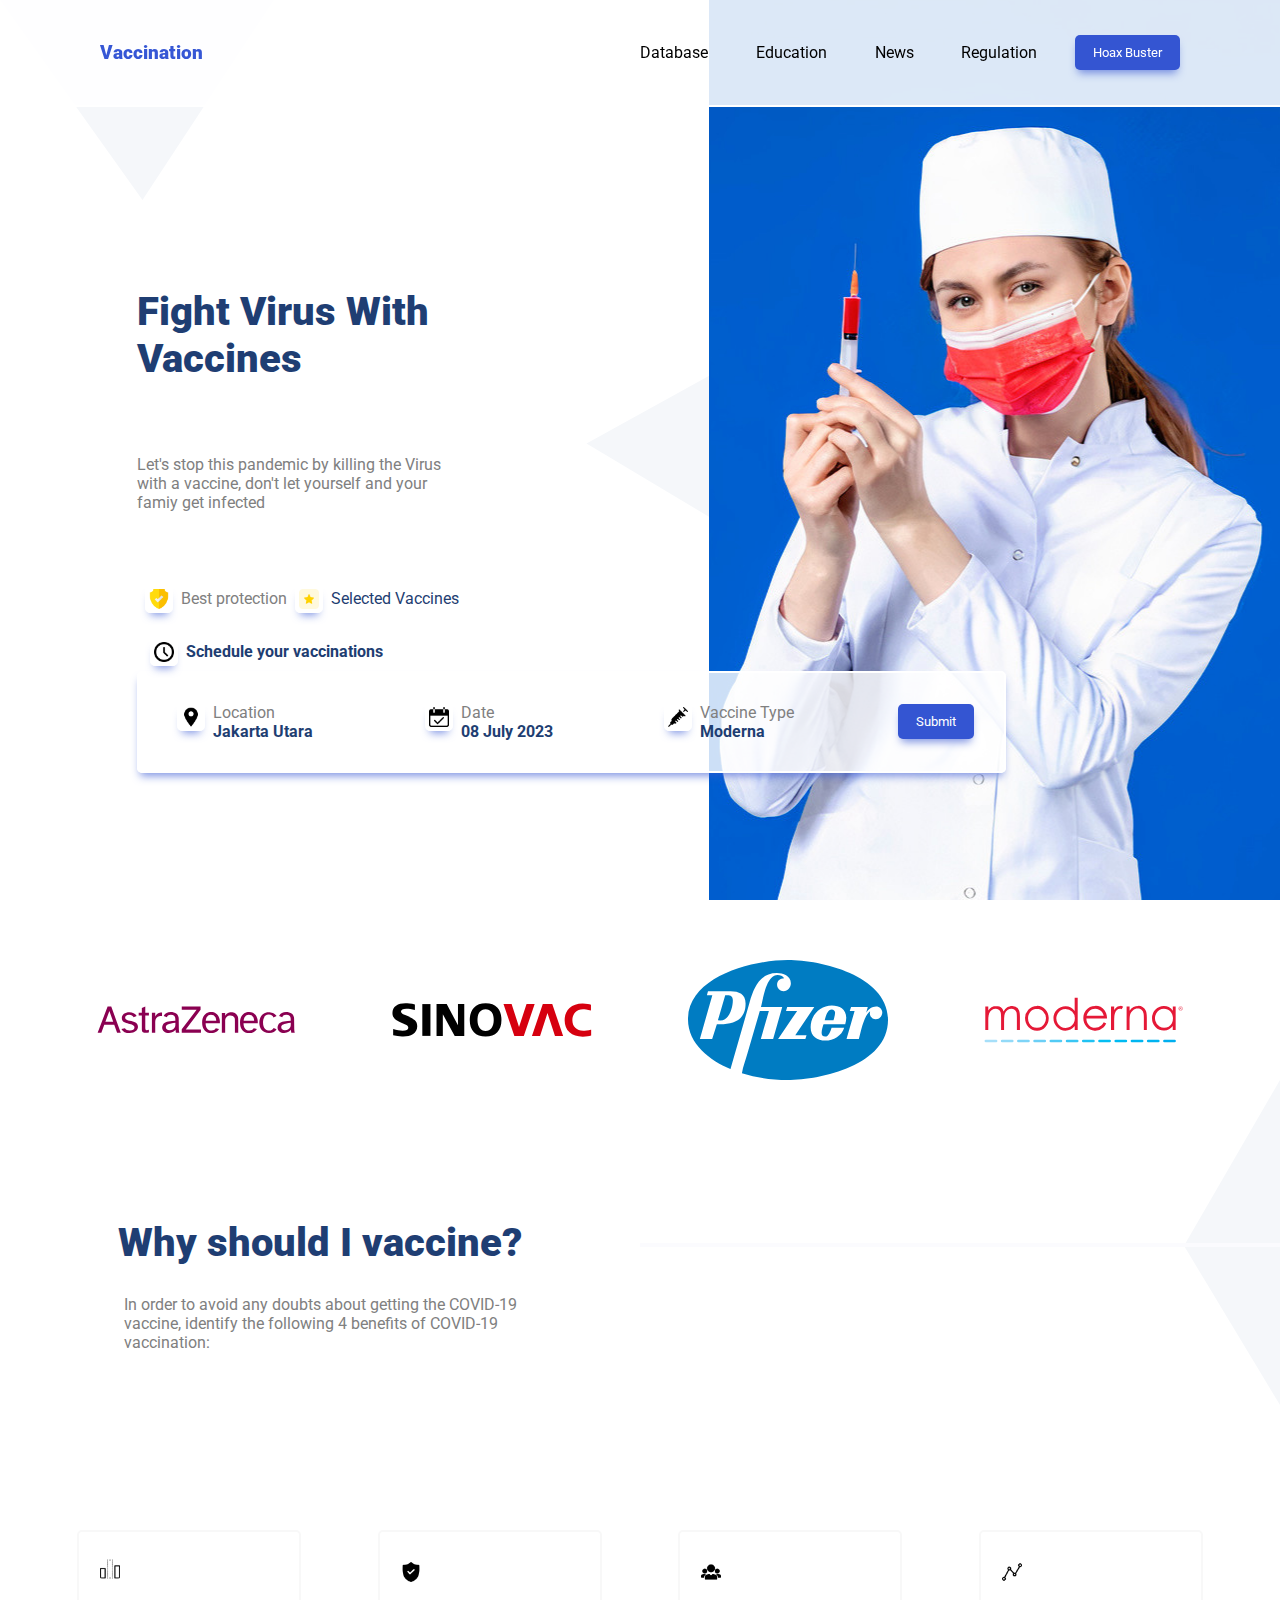
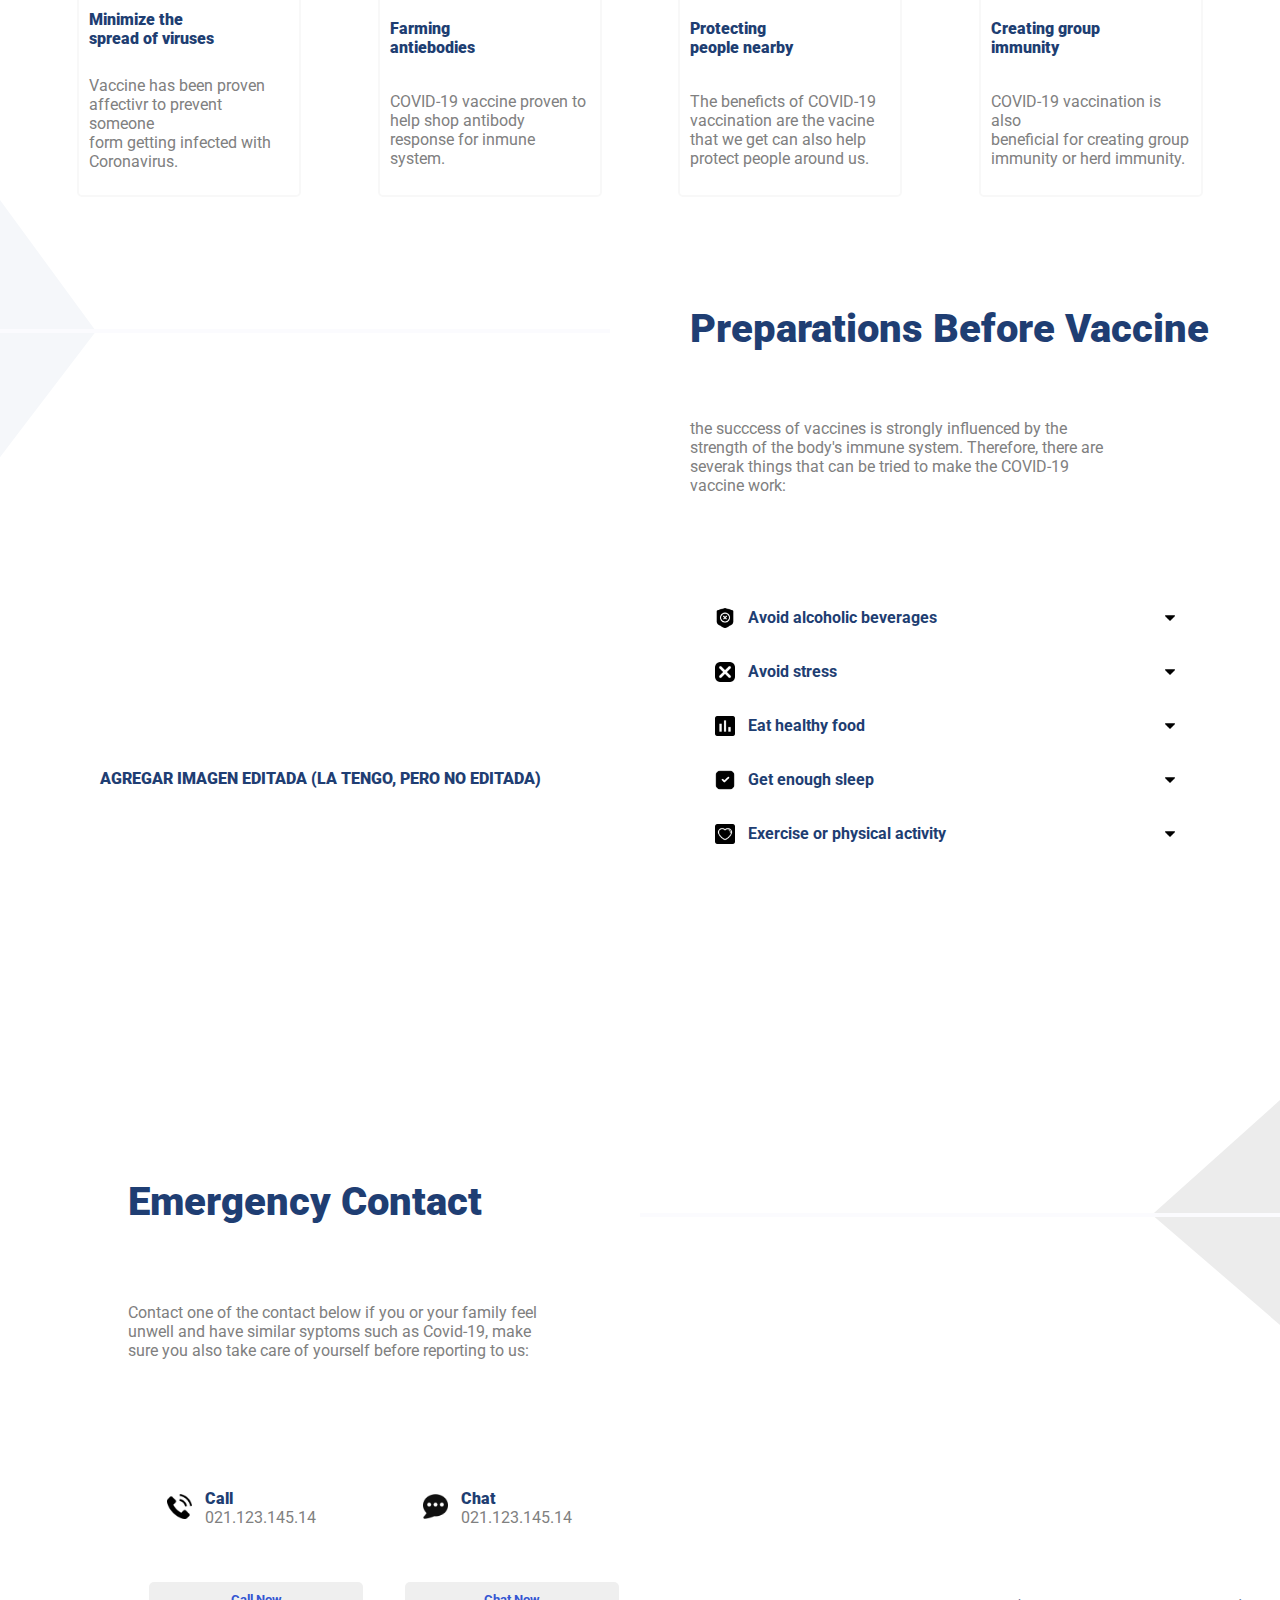
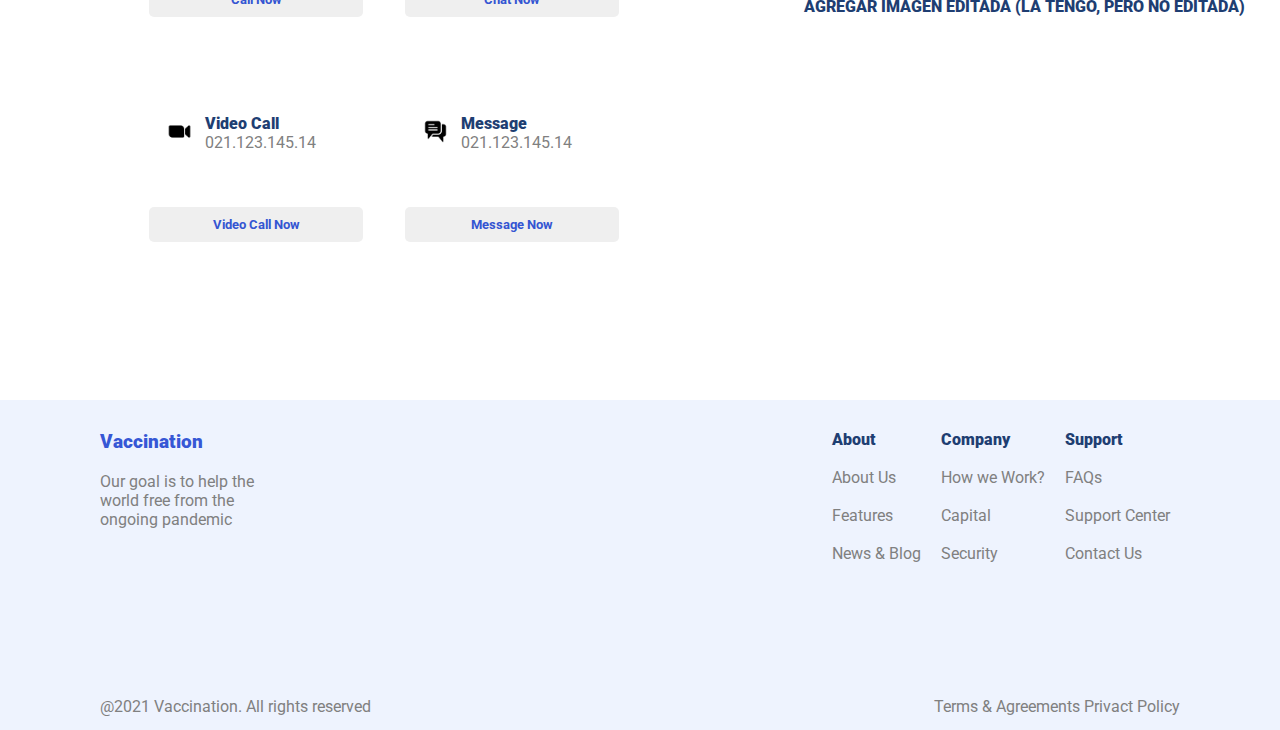
<file: pagina_vacunacion/index.html>
<!DOCTYPE html>
<html lang="en">
  <head>
    <meta charset="UTF-8" />
    <meta http-equiv="X-UA-Compatible" content="IE=edge" />
    <meta name="viewport" content="width=device-width, initial-scale=1.0" />

    <link rel="preconnect" href="https://fonts.googleapis.com" />
    <link rel="preconnect" href="https://fonts.gstatic.com" crossorigin />
    <link
      href="https://fonts.googleapis.com/css2?family=Roboto:wght@300;400;900&display=swap"
      rel="stylesheet"
    />

    <link rel="stylesheet" href="./paginas/style.css" />
    <title>Vacunate</title>
  </head>
  <body>
    <!--Este header va aparte del fondo, es decir por encima-->

    <div class="page_parte_uno">

        <!--Triangulos-->
      <div class="prueba1"></div>
      <div class="prueba2"></div>


      <header class="header_navegation">
        <p>Vaccination</p>
        <div class="links_header">
          <a>Database</a>
          <a>Education</a>
          <a>News</a>
          <a>Regulation</a>
          <button class="button1">Hoax Buster</button>
        </div>
      </header>
      
      <!--texto de la pagina-->

      <div class="primer_texto">
            <h2>Fight Virus With Vaccines</h2>
            <p>Let's stop this pandemic by killing the Virus
                <br>
                with a vaccine, don't let yourself and your
                <br>
                famiy get infected
            </p>
            <div class="pie_primer_texto">
                    <img class="especial_icon" src="./imagenes/icons/icono_seguridad.png" alt="">
                    <p>Best protection</p>
                    <img class="especial_icon" src="./imagenes/icons/icono_estrella.png" alt="">
                    <p class="especiallllllll">Selected Vaccines</p>
            </div>
      </div>

      <div class="footer_primer_pag">
        <div class="primer_parte_footer">
            <img class="especial_icon" src="./imagenes/icons/icono_reloj.png" alt="">
            <b class="especiallllllll">Schedule your vaccinations</b>
        </div>
        <div class="segunda_parte_footer">
            <div class="location_footer_seg">
                <img  class="especial_icon" src="./imagenes/icons/icono_ubicacion.png" alt="">
                <div class="location_footer_seg_text">
                    <p>
                      <p">Location</p>
                        <b class="especiallllllll">Jakarta Utara</b>
                    </p>
                </div>
            </div>

            <div class="location_footer_seg">
                <img  class="especial_icon" src="./imagenes/icons/icono_fecha.png" alt="">
                <div class="location_footer_seg_text">
                    <p>
                        <p">Date</p>
                        <b class="especiallllllll">08 July 2023</b>
                    </p>
                </div>
            </div>

            <div class="location_footer_seg">
                <img  class="especial_icon" src="./imagenes/icons/icono_jeringuilla.png" alt="">
                <div class="location_footer_seg_text">
                    <p>
                      <p>Vaccine Type</p>
                        <b class="especiallllllll">Moderna</b>
                    </p>
                </div>
            </div>


            <button class="button1">Submit</button>
        </div>
      </div>

      <div class="img_enfermera" >
            <!-- <img src="./imagenes/personajes/enfermera.webp"> -->
      </div>
    </div>









    <div class="page_parte_dos">
      
      <div class="logos">
        <img class="logoAstraZeneca" src="./imagenes/logos/Astrazeneca_text_logo.svg" alt="AstraZeneca">
        <img class="logoSinovac" src="./imagenes/logos/Sinovac_logo.svg" alt="Sinovac">
        <img class="logoPfizer" src="./imagenes/logos/Pfizer_logo.svg" alt="Pfizer">
        <img class="logoModerna" src="./imagenes/logos/Moderna_logo.svg" alt="Moderna">
      </div>
      <div class="textoTriangulo">
        <h2>Why should I vaccine?</h2>
        <p>
          In order to avoid any doubts about getting the COVID-19
          <br>
          vaccine, identify the following 4 benefits of COVID-19
          <br>
          vaccination:
        </p>

        <div class="triangulo">

        </div>
        <hr style="background-color: #FBFBFE; height: 4px; grid-column: 5/9; grid-row: 2; z-index: 1;">
      </div>
      <div class="cuadritos">
        <div class="cuadro1">
          <img  class="icono_cuadro_segundo_div" src="./imagenes/icons/icono_segundo_div_primericono.png" alt="">
          <p class="subtitle">
            Minimize the 
            <br>
            spread of viruses
          </p>
          <p>
            Vaccine has been proven
            <br>
            affectivr to prevent someone
            <br>
            form getting infected with
            <br>
            Coronavirus.
          </p>
        </div>

        <div class="cuadro1">
          <img  class="icono_cuadro_segundo_div" src="./imagenes/icons/icono_segundo_div_segundoicono.png" alt="">
          <p class="subtitle">
            Farming
            <br>
            antiebodies
          </p>
          <p>
            COVID-19 vaccine proven to
            <br>
            help shop antibody
            <br>
            response for inmune system.
          </p>
        </div>

        <div class="cuadro1">
          <img  class="icono_cuadro_segundo_div" src="./imagenes/icons/icono_segundo_div_tercericono.png" alt="">
          <p class="subtitle">
            Protecting
            <br>
            people nearby
          </p>
          <p>
            The beneficts of COVID-19
            <br>
            vaccination are the vacine
            <br>
            that we get can also help
            <br>
            protect people around us.
          </p>
        </div>

        <div class="cuadro1">
          <img  class="icono_cuadro_segundo_div" src="./imagenes/icons/icono_segundo_div_cuartoicono.png" alt="">
          <p class="subtitle">
            Creating group
            <br>
            immunity
          </p>
          <p>
            COVID-19 vaccination is also
            <br>
            beneficial for creating group
            <br>
            immunity or herd immunity.
          </p>
        </div>
      </div>
    </div>



    <div class="page_parte_tres">
      
      <div class="div1">
      </div>
      <hr style="background-color: #FBFBFE; height: 4px; grid-column: 1/2; grid-row: 2; margin-right: 30px; z-index: 1;">

      <div class="div2">
        <h2>Preparations Before Vaccine</h2>
      </div>
      <div class="div3">
        <p>
          the succcess of vaccines is strongly influenced by the
          <br>
          strength of the body's immune system. Therefore, there are
          <br>
          severak things that can be tried to make the COVID-19
          <br>
          vaccine work:
        </p>
      </div>
      <div class="div4">
        AGREGAR IMAGEN EDITADA (LA TENGO, PERO NO EDITADA)
      </div>
      <div class="div5">
        <div class="rectangulos rectang1">
          <img class="icono_cuadro_tercer_div" src="./imagenes/icons/icono_tercer_div_primericono.png" alt="">

          <div class="icono_texto_aparece" >
            <b class="especiallllllll" >Avoid alcoholic beverages</b>

          <p class="texto-aparece">
            Stress has a prfound effect onn immune work.
            <br>
            Morever, prolonged stress can increase cortisol
            <br>
            production and oxidative stress in the body
          </p>
          </div>
          


          <div class="img_flecha">
          </div>
        </div>
        <div class="rectangulos rectang2">
          <img class="icono_cuadro_tercer_div" src="./imagenes/icons/icono_tercer_div_segundoicono.png" alt="">

          <div class="icono_texto_aparece" >
            <b class="especiallllllll" >Avoid stress</b>

          <p class="texto-aparece">
            Stress has a prfound effect onn immune work.
            <br>
            Morever, prolonged stress can increase cortisol
            <br>
            production and oxidative stress in the body
          </p>
          </div>
          

          <div class="img_flecha">
          </div>

        </div>
        <div class="rectangulos rectang3">
          <img class="icono_cuadro_tercer_div" src="./imagenes/icons/icono_tercer_div_tercericono.png" alt="">

          <div class="icono_texto_aparece" >
            <b class="especiallllllll" >Eat healthy food</b>

          <p class="texto-aparece">
            Stress has a prfound effect onn immune work.
            <br>
            Morever, prolonged stress can increase cortisol
            <br>
            production and oxidative stress in the body
          </p>
          </div>
          

          <div class="img_flecha">
          </div>
          
        </div>
        <div class="rectangulos rectang4">
          <img class="icono_cuadro_tercer_div" src="./imagenes/icons/icono_tercer_div_cuartoicono.png" alt="">
          <div class="icono_texto_aparece" >
            <b class="especiallllllll" >Get enough sleep</b>

            <p class="texto-aparece">
              Stress has a prfound effect onn immune work.
              <br>
              Morever, prolonged stress can increase cortisol
              <br>
              production and oxidative stress in the body
            </p>
          </div>
          

          <div class="img_flecha">
          </div>
          
        </div>
        <div class="rectangulos rectang5">
          <img class="icono_cuadro_tercer_div" src="./imagenes/icons/icono_tercer_div_quintoicono.png" alt="">

          <div class="icono_texto_aparece" >
           <b class="especiallllllll" >Exercise or physical activity</b>

          <p class="texto-aparece">
            Stress has a prfound effect onn immune work.
            <br>
            Morever, prolonged stress can increase cortisol
            <br>
            production and oxidative stress in the body
          </p> 
          </div>
          

          <div class="img_flecha">
          </div>
          
        </div>
      </div>
    </div>




    <div class="page_parte_cuatro">
      <div class="div1_parte_cuatro">
        <h2>Emergency Contact</h2>
        <p>
          Contact one of the contact below if you or your family feel 
          <br>
          unwell and have similar syptoms such as Covid-19, make
          <br>
          sure you also take care of yourself before reporting to us:
        </p>
      </div>
      <div style="background-color: #ececec ;clip-path: polygon(0 51%, 100% 100%, 100% 0); grid-column: 10/11; grid-row: 1/3;"></div>
      <hr style="background-color: #FBFBFE; height: 4px; grid-column: 6/11; grid-row: 2; z-index: 1;">
      <div class="div3_parte_cuatro">
        <b class="subtitle">AGREGAR IMAGEN EDITADA (LA TENGO, PERO NO EDITADA)</b> 
      </div>
      <div class="cuadro2_cuatro">
          <div class="top_cuadro">
            <img class="icono_cuadro_cuarto_div" src="./imagenes/icons/segundo_cuatro.png" alt="">
            <div class="texto_cuatro">
              <b class="subtitle">Chat</b>
              <p>021.123.145.14</p>
            </div>
          </div>
          <button class="button2"><b>Chat Now</b></button>
      </div>
      <div class="cuadro3_cuatro">
        <div class="top_cuadro">
            <img class="icono_cuadro_cuarto_div" src="./imagenes/icons/tercero_cuatro.png" alt="">
            <div class="texto_cuatro">
              <b class="subtitle">Video Call</b>
              <p>021.123.145.14</p>
            </div>
          </div>
          <button class="button2"><b>Video Call Now</b></button>
        </div>
        <div class="cuadro4_cuatro">
            <div class="top_cuadro">
              <img class="icono_cuadro_cuarto_div" src="./imagenes/icons/cutro_cuarto.png" alt="">
              <div class="texto_cuatro">
                <b class="subtitle">Message</b>
                <p>021.123.145.14</p>
              </div>
            </div>
            <button class="button2"><b>Message Now</b></button>
        </div>
        <div class="cuadro1_cuatro">
          <div class="top_cuadro">
            <img class="icono_cuadro_cuarto_div" src="./imagenes/icons/primero_cuatro.png" alt="">
            <div class="texto_cuatro">
              <b class="subtitle">Call</b>
              <p>021.123.145.14</p>
            </div>
          </div>
          <button class="button2"><b>Call Now</b></button>
        </div>
      </div>
    </div>

    <div class="page_parte_cinco">
      <div class="container1">
        <div class="vaccination_container">
          <p class="vaccination">Vaccination</p>
          <br>
          <p>Our goal is to help the
            <br>
            world free from the
            <br>
            ongoing pandemic
          </p>
        </div>
        <div class="otros">
          <div class="otros1">
            <b class="subtitle">About</b>
            <br>
            <p>About Us</p>
            <br>
            <p>Features</p>
              <br>
            <p>News & Blog</p>
          </div>
          <div class="otros2">
            <b class="subtitle">Company</b>
            <br>
            <p>How we Work?</p>
            <br>
            <p>Capital</p>
            <br>
            <p>Security</p>
          </div>
          <div class="otros3">
            <b class="subtitle">Support</b>
            <br>
              <p>FAQs</p>
              <br>
              <p>Support Center</p>
              <br>
              <p>Contact Us</p>
          </div>
        </div>
      </div>
      <div class="container2">
        <p>@2021 Vaccination. All rights reserved</p>
        <p>Terms & Agreements  Privact Policy</p>
      </div>
    </div>
  </body>

</html>
</file>
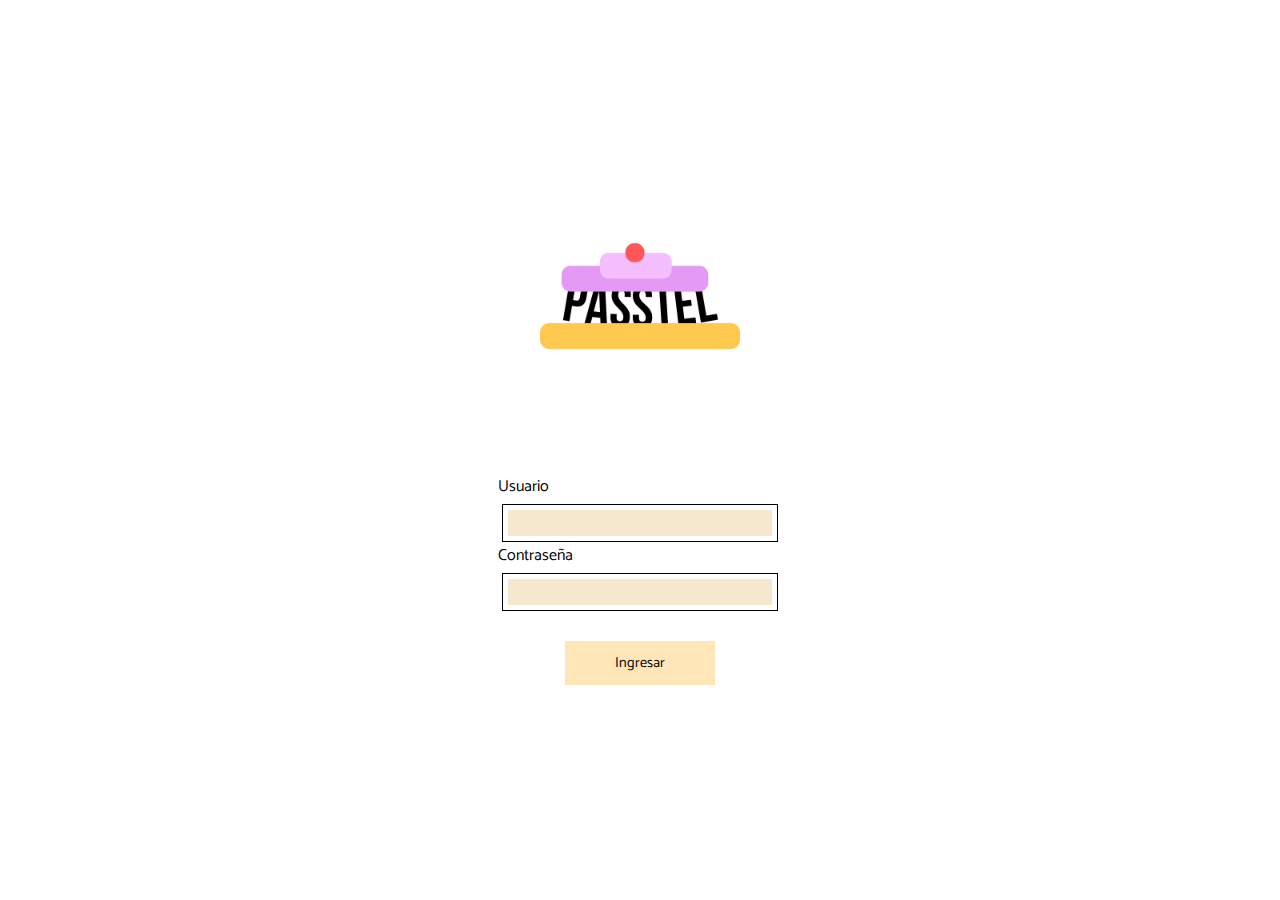
<file: pasteleria/index.html>
<!DOCTYPE html>
<html lang="en">
<head>
    <meta charset="UTF-8">
    <meta http-equiv="X-UA-Compatible" content="IE=edge">
    <meta name="viewport" content="width=device-width, initial-scale=1.0">
    <link rel="stylesheet" href="./paginas/index.css">

    <link rel="preconnect" href="https://fonts.googleapis.com">
    <link rel="preconnect" href="https://fonts.gstatic.com" crossorigin>
    <link href="https://fonts.googleapis.com/css2?family=Catamaran:wght@400;600&display=swap" rel="stylesheet">

    <title>Inicio Sesion</title>
</head>
<body>
    <div class="page">
        <a href="./paginas/dashboard_inicio.html"><img class="logo" src="./imagenes/logo_passtel.png"></a>
        <div class="info_user">
            <div class="container_input_user_">
                <label for="usuario">Usuario</label>
                <input type="text" id="usuario" name="usuario" />
            </div>
            <div class="container_input_password_">
                <label for="password">Contraseña</label>
                <input type="text" id="password" name="password" />
            </div>

            <button id="ingresar"><a href="./paginas/dashboard_inicio.html">Ingresar</a></button>
        </div>


    </div>
</body>
</html>
</file>
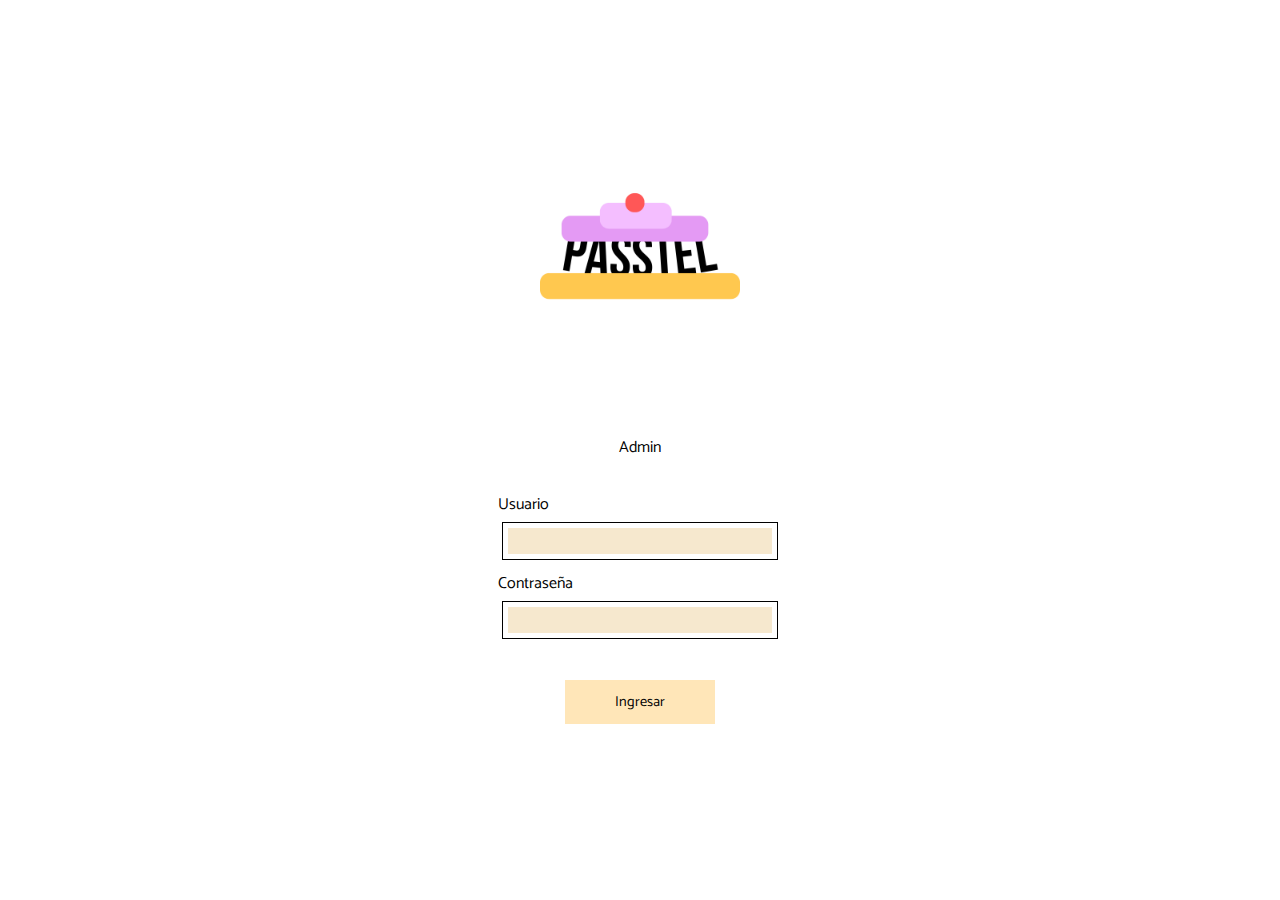
<file: pasteleria_admin/index.html>
<!DOCTYPE html>
<html lang="en">
<head>
    <meta charset="UTF-8">
    <meta http-equiv="X-UA-Compatible" content="IE=edge">
    <meta name="viewport" content="width=device-width, initial-scale=1.0">
    <link rel="stylesheet" href="./paginas/index.css">

    <link rel="preconnect" href="https://fonts.googleapis.com">
    <link rel="preconnect" href="https://fonts.gstatic.com" crossorigin>
    <link href="https://fonts.googleapis.com/css2?family=Catamaran:wght@400;600&display=swap" rel="stylesheet">

    <title>Inicio Sesion</title>
</head>
<body>
    <div class="page">
        <a href="./paginas/dashboard_inicio.html"><img class="logo" src="./imagenes/logo_passtel.png"></a>
        <div class="info_user">
            <p>Admin</p>
            <div class="container_input_user_">
                <label for="usuario">Usuario</label>
                <input type="text" id="usuario" name="usuario" />
            </div>
            <div class="container_input_password_">
                <label for="password">Contraseña</label>
                <input type="text" id="password" name="password" />
            </div>

            <button id="ingresar"><a href="./paginas/dashboard_inicio.html">Ingresar</a></button>
        </div>


    </div>
</body>
</html>
</file>
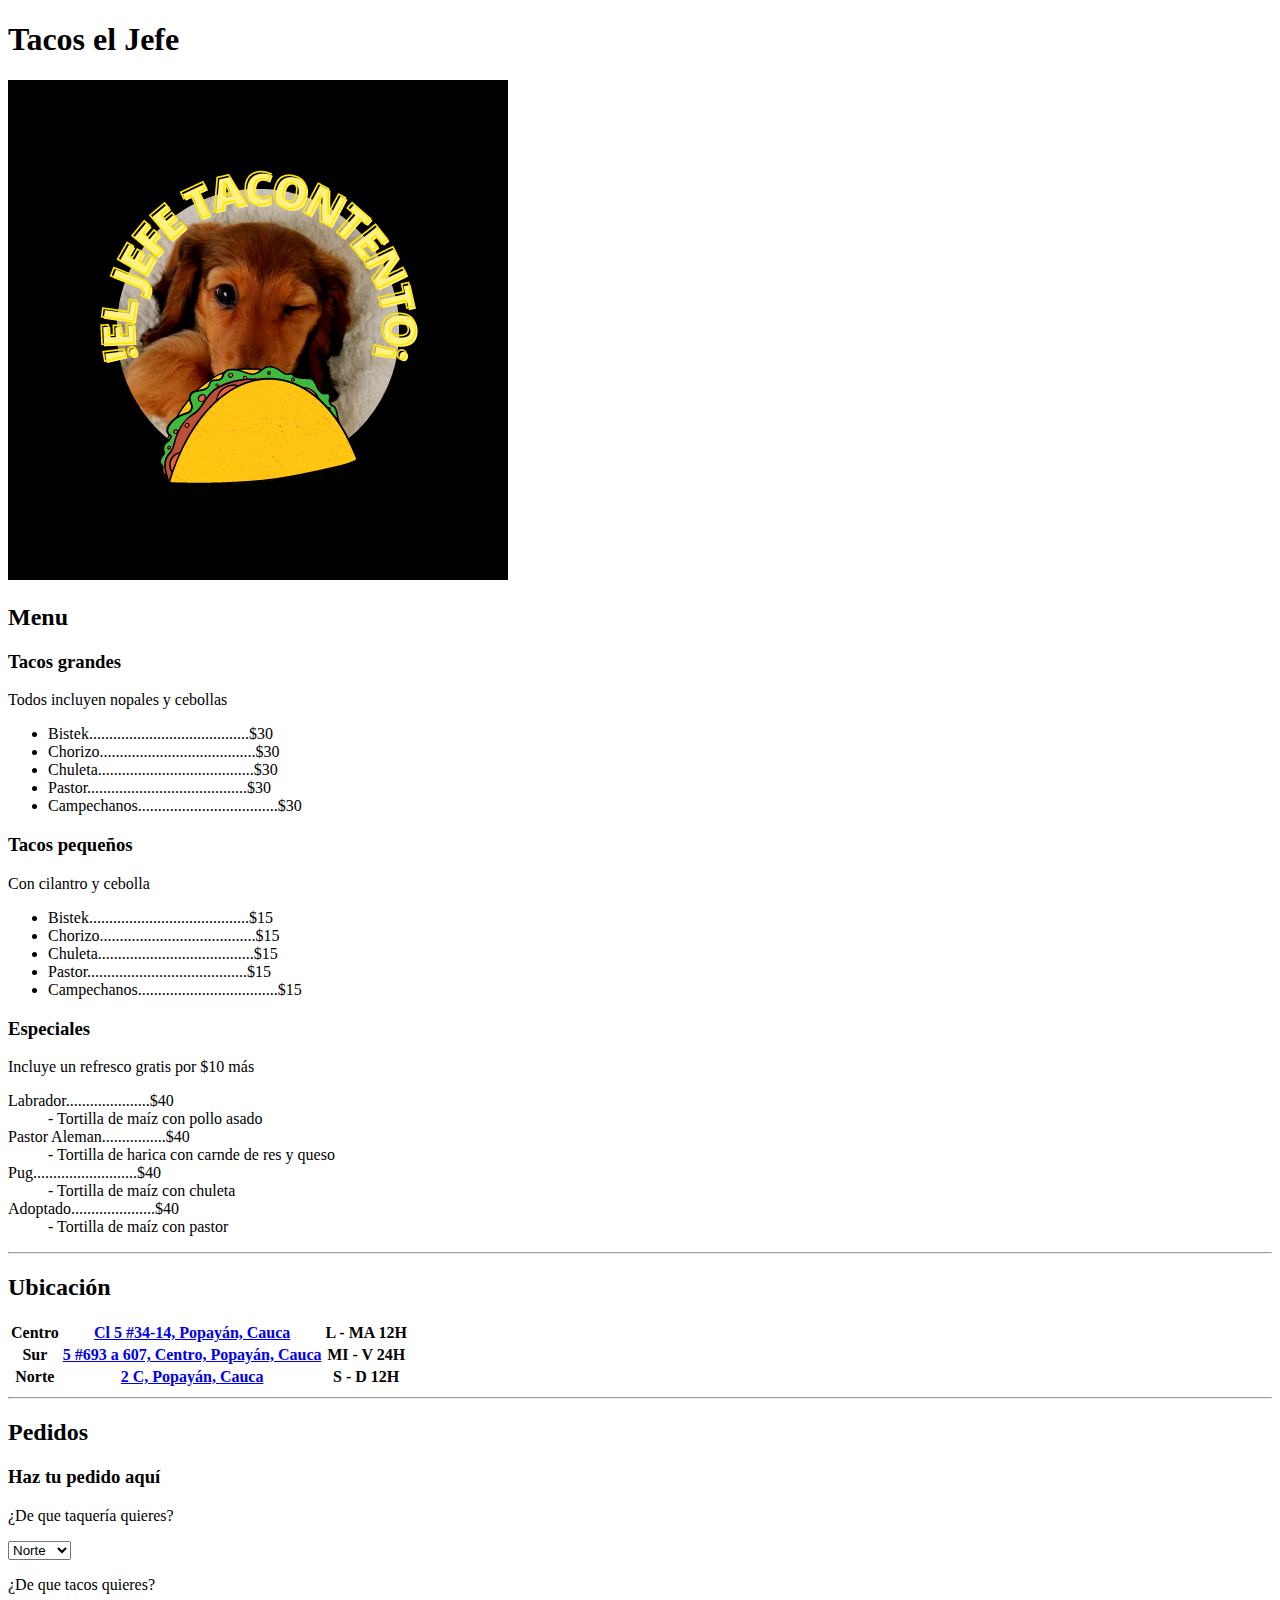
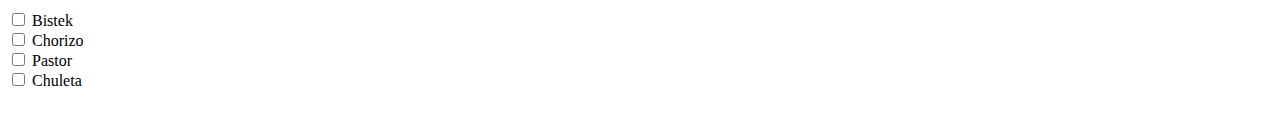
<file: practica2_Lx/TacosELJefe.html>
<!DOCTYPE html>
<html lang="en">
  <head>
    <meta charset="UTF-8" />
    <meta http-equiv="X-UA-Compatible" content="IE=edge" />
    <meta name="viewport" content="width=device-width, initial-scale=1.0" />
    <title>Tacos el Jefe</title>
  </head>
  <body>
    <header>
      <h1>Tacos el Jefe</h1>
    </header>

    <img src="./imagenes/!EL JEFE TACONTENTO¡.png" alt="logo-tacos">

    <h2>Menu</h2>
    <h3>Tacos grandes</h3>
    <p>Todos incluyen nopales y cebollas</p>
    <ul>
      <li>Bistek........................................$30</li>
      <li>Chorizo.......................................$30</li>
      <li>Chuleta.......................................$30</li>
      <li>Pastor........................................$30</li>
      <li>Campechanos...................................$30</li>
    </ul>

    <h3>Tacos pequeños</h3>
    <p>Con cilantro y cebolla</p>
    <ul>
      <li>Bistek........................................$15</li>
      <li>Chorizo.......................................$15</li>
      <li>Chuleta.......................................$15</li>
      <li>Pastor........................................$15</li>
      <li>Campechanos...................................$15</li>
    </ul>


    <h3>Especiales</h3>
    <p>Incluye un refresco gratis por $10 más</p>
    <dl>
      <dt>Labrador.....................$40</dt>
      <dd>- Tortilla de maíz con pollo asado</dd>
      <dt>Pastor Aleman................$40</dt>
      <dd>- Tortilla de harica con carnde de res y queso</dd>
      <dt>Pug..........................$40</dt>
      <dd>- Tortilla de maíz con chuleta</dd>
      <dt>Adoptado.....................$40</dt>
      <dd>- Tortilla de maíz con pastor</dd>
    </dl>

    <hr>
    
    <h2>Ubicación</h2>
    <table>
      <tr>
        <th>Centro</th>
        <th><a href="https://goo.gl/maps/9TYUgjotxunXGZJ67">Cl 5 #34-14, Popayán, Cauca</a></th>
        <th>L - MA 12H</th>
      </tr>
      <tr>
        <th>Sur</th>
        <th><a href="https://goo.gl/maps/WYC8nq8riZp4C7y67">5 #693 a 607, Centro, Popayán, Cauca</a></th>
        <th>MI - V 24H</th>
      </tr>
      <tr>
        <th>Norte</th>
        <th><a href="https://goo.gl/maps/SM9aAgwsRLB4PxwH9">2 C, Popayán, Cauca</a></th>
        <th>S - D 12H</th>
      </tr>
    </table>

    <hr>
    <h2>Pedidos</h2>
    <h3>Haz tu pedido aquí</h3>

    <form action="">

      <p>¿De que taquería quieres?</p>
      <select>
        <option value="Norte">Norte</option>
        <option value="Centro">Centro</option>
        <option value="Sur">Sur</option>
      </select>

      <p>¿De que tacos quieres?</p>

      <input type="checkbox" id="Bistek" name="Bistek" value="Bistek">
      <label for="Bistek">Bistek</label><br>
      <input type="checkbox" id="Chorizo" name="Chorizo" value="Chorizo">
      <label for="Chorizo">Chorizo</label><br>
      <input type="checkbox" id="Pastor" name="Pastor" value="Pastor">
      <label for="Pastor">Pastor</label><br>
      <input type="checkbox" id="Chuleta" name="Chuleta" value="Chuleta">
      <label for="Chuleta">Chuleta</label><br>
      <br>
    </form>


  </body>
</html>
</file>
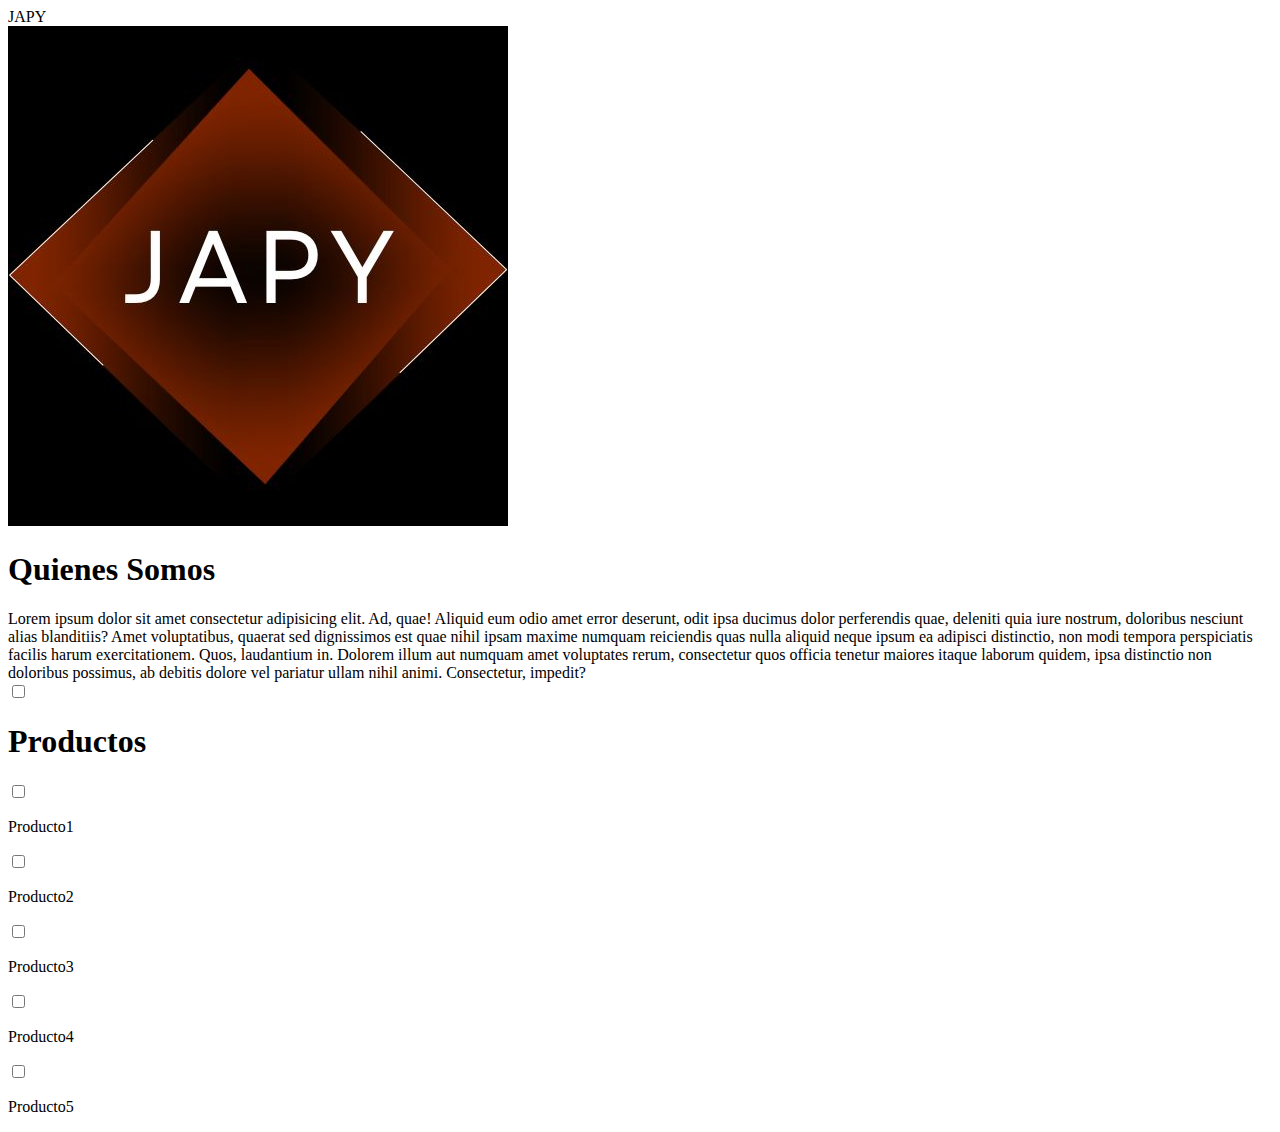
<file: practica2_proyectopropio/japy.html>
<!DOCTYPE html>
<html lang="en">
  <head>
    <meta charset="UTF-8" />
    <meta http-equiv="X-UA-Compatible" content="IE=edge" />
    <meta name="viewport" content="width=device-width, initial-scale=1.0" />
    <title>JAPY</title>
  </head>
  <body>
    <div class="page">
      <header>JAPY</header>
      <img class="logo" src="./imagenes/logo_japy.jpg">
      <div class="quienes-somos">
        <h1>Quienes Somos</h1>
        Lorem ipsum dolor sit amet consectetur adipisicing elit. Ad, quae! Aliquid eum odio amet error deserunt, odit ipsa ducimus dolor perferendis quae, deleniti quia iure nostrum, doloribus nesciunt alias blanditiis?
        Amet voluptatibus, quaerat sed dignissimos est quae nihil ipsam maxime numquam reiciendis quas nulla aliquid neque ipsum ea adipisci distinctio, non modi tempora perspiciatis facilis harum exercitationem. Quos, laudantium in.
        Dolorem illum aut numquam amet voluptates rerum, consectetur quos officia tenetur maiores itaque laborum quidem, ipsa distinctio non doloribus possimus, ab debitis dolore vel pariatur ullam nihil animi. Consectetur, impedit?
      </div>
      <div class="productos">
        <input type="checkbox"><h1>Productos</h1>
        <input type="checkbox"><p>Producto1</p>
        <input type="checkbox"><p>Producto2</p>
        <input type="checkbox"><p>Producto3</p>
        <input type="checkbox"><p>Producto4</p>
        <input type="checkbox"><p>Producto5</p>
      </div>
    </div>
  </body>
</html>
</file>
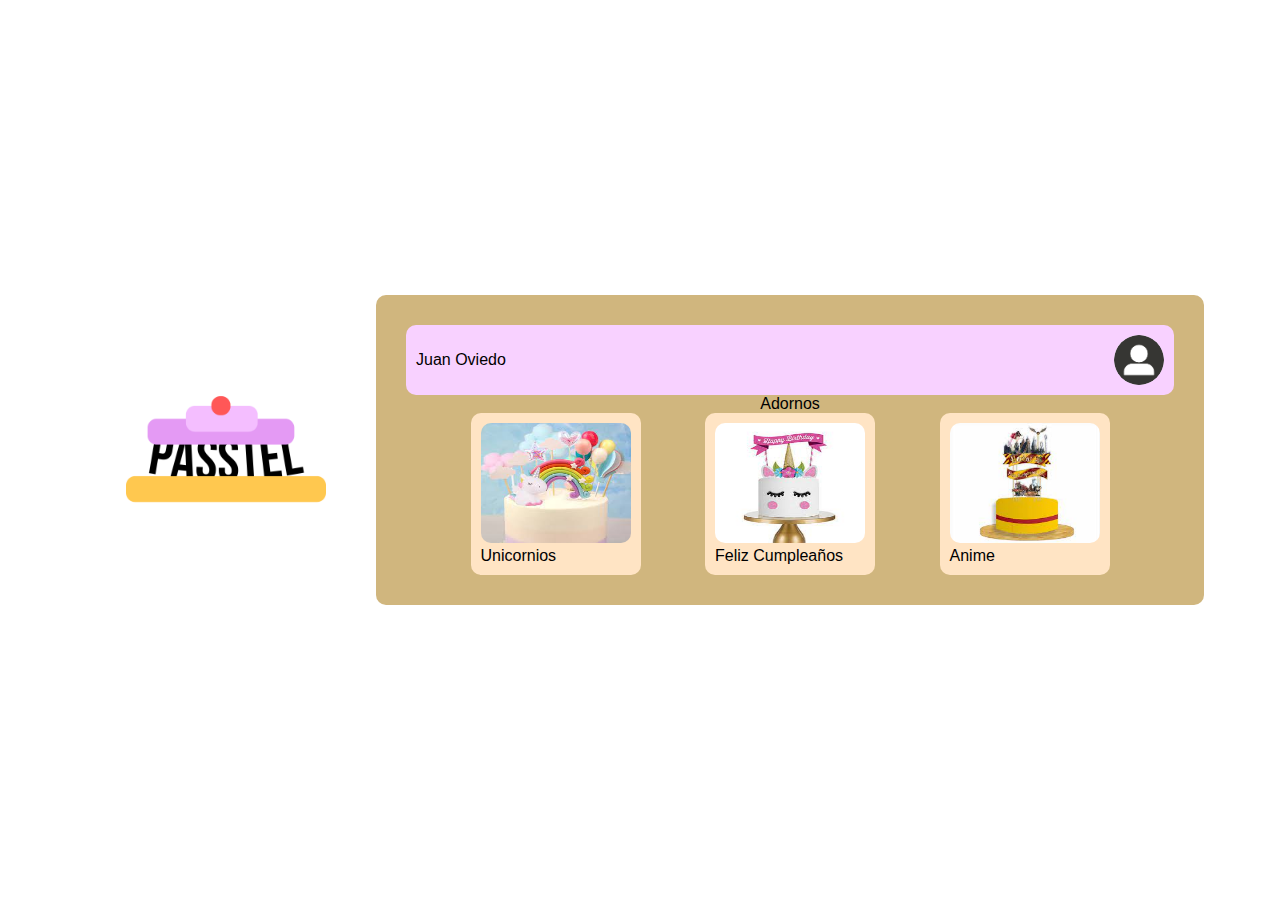
<file: pasteleria/paginas/dashboard_adornos.html>
<!DOCTYPE html>
<html lang="en">
<head>
    <meta charset="UTF-8">
    <meta http-equiv="X-UA-Compatible" content="IE=edge">
    <meta name="viewport" content="width=device-width, initial-scale=1.0">
    <title>Adornos dashboard</title>
    <link rel="stylesheet" href="./dashboard_inicio.css">
    <link rel="stylesheet" href="./dashboard_sabores.css">
</head>
<body>
    <div class="page">
        <a href="./dashboard_inicio.html"><img class="logo" src="./../imagenes/logo_passtel.png"></a>
        <div class="informacion">


            <div class="cabecera_informacion">
                <p id="nombre_usuario">Juan Oviedo</p>
                
                <img class="foto_usuario" src="./../imagenes/persona.png" alt="foto_usuario">
            </div>



            <div class="sabores">
                <p>Adornos</p>
                <div class="galeria_sabores">

                    <div class="sabor">
                        <img src="./../imagenes/unicornios.jfif" alt="adorno unicornios">
                        <p>Unicornios</p>
                    </div>
                    <div class="sabor">
                        <img src="./../imagenes/feliz_cumpleaños.jfif" alt="adorno feliz_cumpleaños">
                        <p>Feliz Cumpleaños</p>
                    </div>
                    <div class="sabor">
                        <img src="./../imagenes/anime.jfif" alt="adorno anime">
                        <p>Anime</p>
                    </div>
                </div>
            </div>
            

        </div>
    </div>
</body>
</html>
</file>
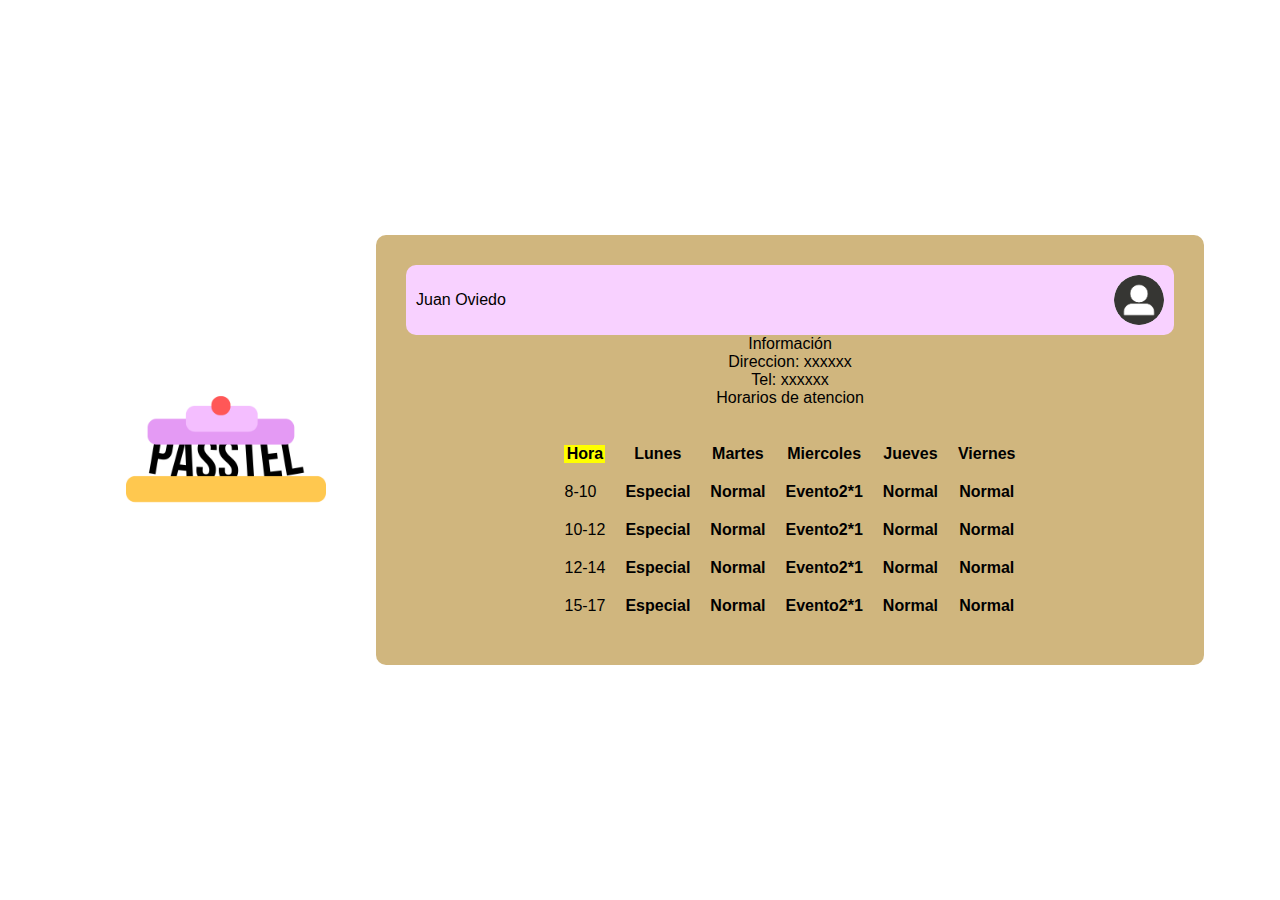
<file: pasteleria/paginas/dashboard_informacion.html>
<!DOCTYPE html>
<html lang="en">
  <head>
    <meta charset="UTF-8" />
    <meta http-equiv="X-UA-Compatible" content="IE=edge" />
    <meta name="viewport" content="width=device-width, initial-scale=1.0" />
    <title>Informacion dashboard</title>
    <link rel="stylesheet" href="./dashboard_inicio.css" />
    <link rel="stylesheet" href="./dashboard_sabores.css" />
  </head>
  <body>
    <div class="page">
      <a href="./dashboard_inicio.html"
        ><img class="logo" src="./../imagenes/logo_passtel.png"
      /></a>
      <div class="informacion">
        <div class="cabecera_informacion">
          <p id="nombre_usuario">Juan Oviedo</p>

          <img
            class="foto_usuario"
            src="./../imagenes/persona.png"
            alt="foto_usuario"
          />
        </div>

        <div class="sabores">
          <p>Información</p>
          <p>Direccion: xxxxxx</p>
          <p>Tel: xxxxxx</p>
          <p>Horarios de atencion</p>
          <br />

          <table
            align="center"
            border="4"
            bordercolor="purple"
            cellpadding="10"
            cellspacing="20"
          >
            <tr>
              <th bgcolor="yellow">Hora</th>
              <th>Lunes</th>
              <th>Martes</th>
              <th>Miercoles</th>
              <th>Jueves</th>
              <th>Viernes</th>
            </tr>
            <tr>
              <td>8-10</td>
              <th>Especial</th>
              <th>Normal</th>
              <th>Evento2*1</th>
              <th>Normal</th>
              <th>Normal</th>
            </tr>
            <tr>
              <td>10-12</td>
              <th>Especial</th>
              <th>Normal</th>
              <th>Evento2*1</th>
              <th>Normal</th>
              <th>Normal</th>
            </tr>
            <tr>
              <td>12-14</td>
              <th>Especial</th>
              <th>Normal</th>
              <th>Evento2*1</th>
              <th>Normal</th>
              <th>Normal</th>
            </tr>
            <tr>
              <td>15-17</td>
              <th>Especial</th>
              <th>Normal</th>
              <th>Evento2*1</th>
              <th>Normal</th>
              <th>Normal</th>
            </tr>
          </table>
        </div>
      </div>
    </div>
  </body>
</html>
</file>
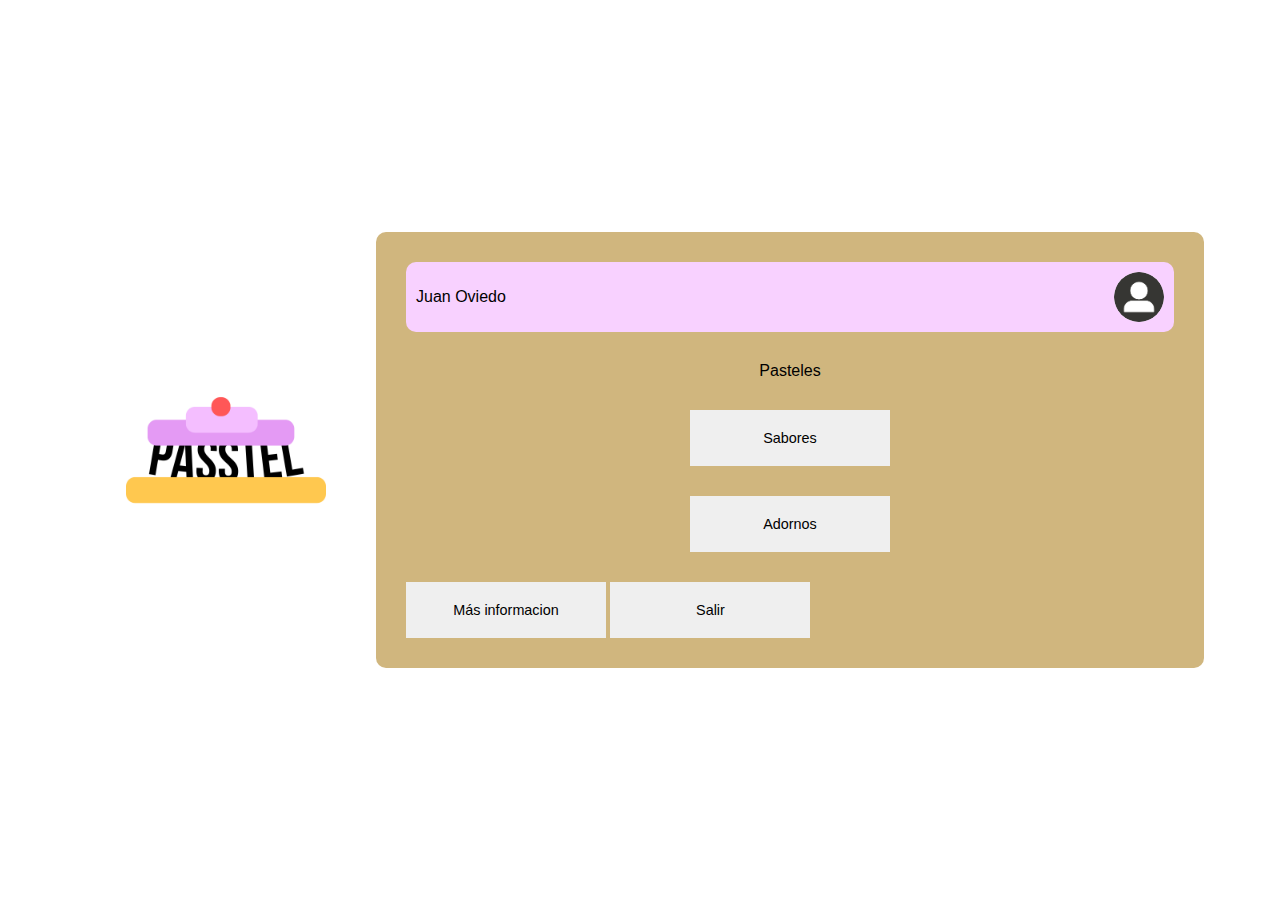
<file: pasteleria/paginas/dashboard_inicio.html>
<!DOCTYPE html>
<html lang="en">
<head>
    <meta charset="UTF-8">
    <meta http-equiv="X-UA-Compatible" content="IE=edge">
    <meta name="viewport" content="width=device-width, initial-scale=1.0">

    <link rel="stylesheet" href="./dashboard_inicio.css">
    <title>Inicio Dashboard</title>
</head>
<body>
    <div class="page">
        <img class="logo" src="./../imagenes/logo_passtel.png">
        <div class="informacion">


            <div class="cabecera_informacion">
                <p id="nombre_usuario">Juan Oviedo</p>
                
                <img class="foto_usuario" src="./../imagenes/persona.png" alt="foto_usuario">
            </div>


            <div class="pasteles">
                <p>Pasteles</p>
                <div class="botones">
                    <button id="sabores">
                        <a href="./dashboard_sabores.html">
                            Sabores
                        </a>
                    </button>
                    <button id="adornos">
                        <a href="./dashboard_adornos.html">
                            Adornos
                        </a>
                    </button>
                </div>
            </div>

            <button>
                    <a href="./dashboard_informacion.html">
                        Más informacion
                    </a>
            </button>

            <button><a href="./../index.html">Salir</a></button>
        </div>
    </div>
</body>
</html>
</file>
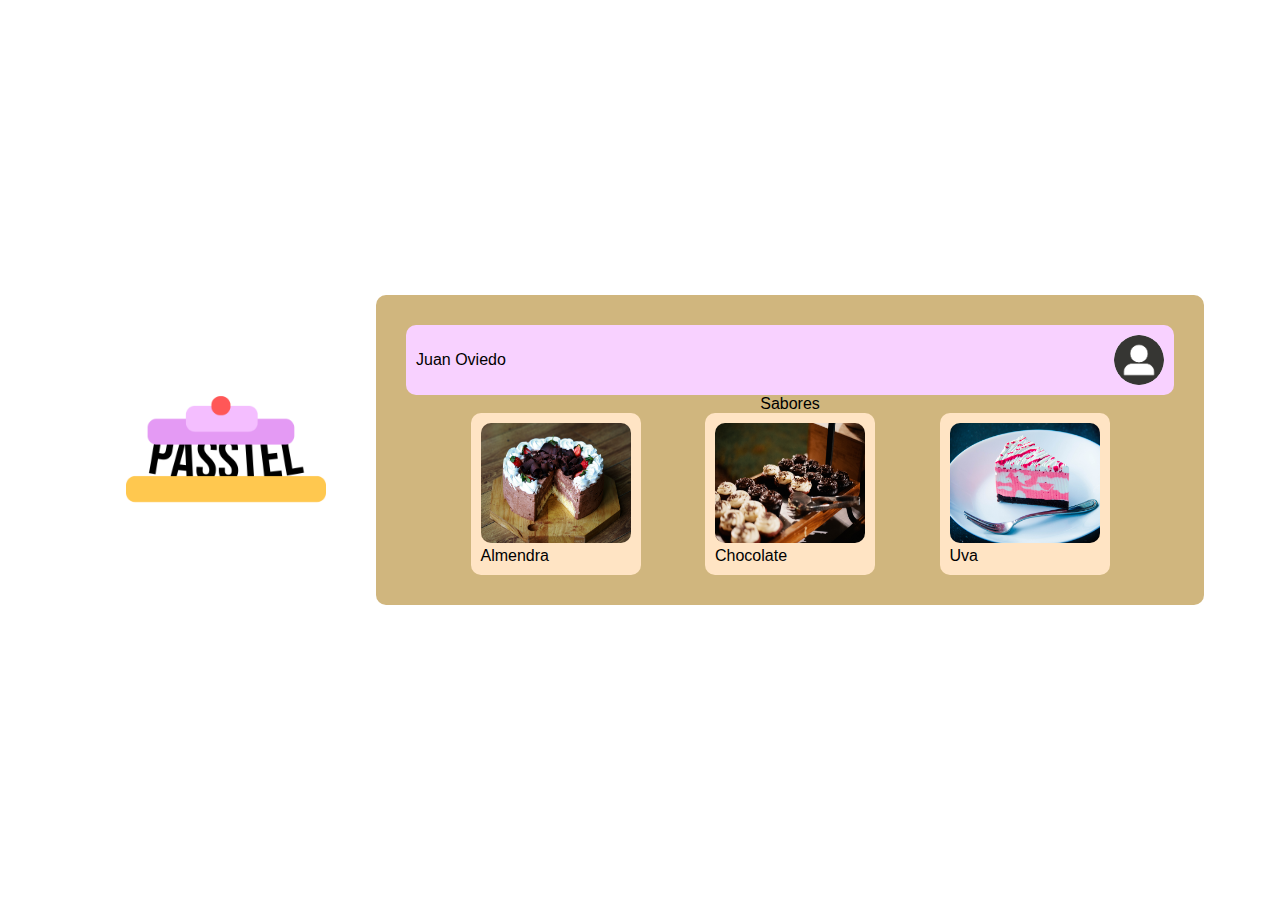
<file: pasteleria/paginas/dashboard_sabores.html>
<!DOCTYPE html>
<html lang="en">
<head>
    <meta charset="UTF-8">
    <meta http-equiv="X-UA-Compatible" content="IE=edge">
    <meta name="viewport" content="width=device-width, initial-scale=1.0">
    <title>Sabores dashboard</title>
    <link rel="stylesheet" href="./dashboard_inicio.css">
    <link rel="stylesheet" href="./dashboard_sabores.css">
</head>
<body>
    <div class="page">
        <a href="./dashboard_inicio.html"><img class="logo" src="./../imagenes/logo_passtel.png"></a>
        <div class="informacion">


            <div class="cabecera_informacion">
                <p id="nombre_usuario">Juan Oviedo</p>
                
                <img class="foto_usuario" src="./../imagenes/persona.png" alt="foto_usuario">
            </div>



            <div class="sabores">
                <p>Sabores</p>
                <div class="galeria_sabores">

                    <div class="sabor">
                        <img src="./../imagenes/sabor_almendra.jpg" alt="sabor almendra">
                        <p>Almendra</p>
                    </div>
                    <div class="sabor">
                        <img src="./../imagenes/sabor_chocolate.jpg" alt="sabor chocolate">
                        <p>Chocolate</p>
                    </div>
                    <div class="sabor">
                        <img src="./../imagenes/sabor_uva.jpg" alt="sabor uva">
                        <p>Uva</p>
                    </div>
                </div>
            </div>
            

        </div>
    </div>
</body>
</html>
</file>
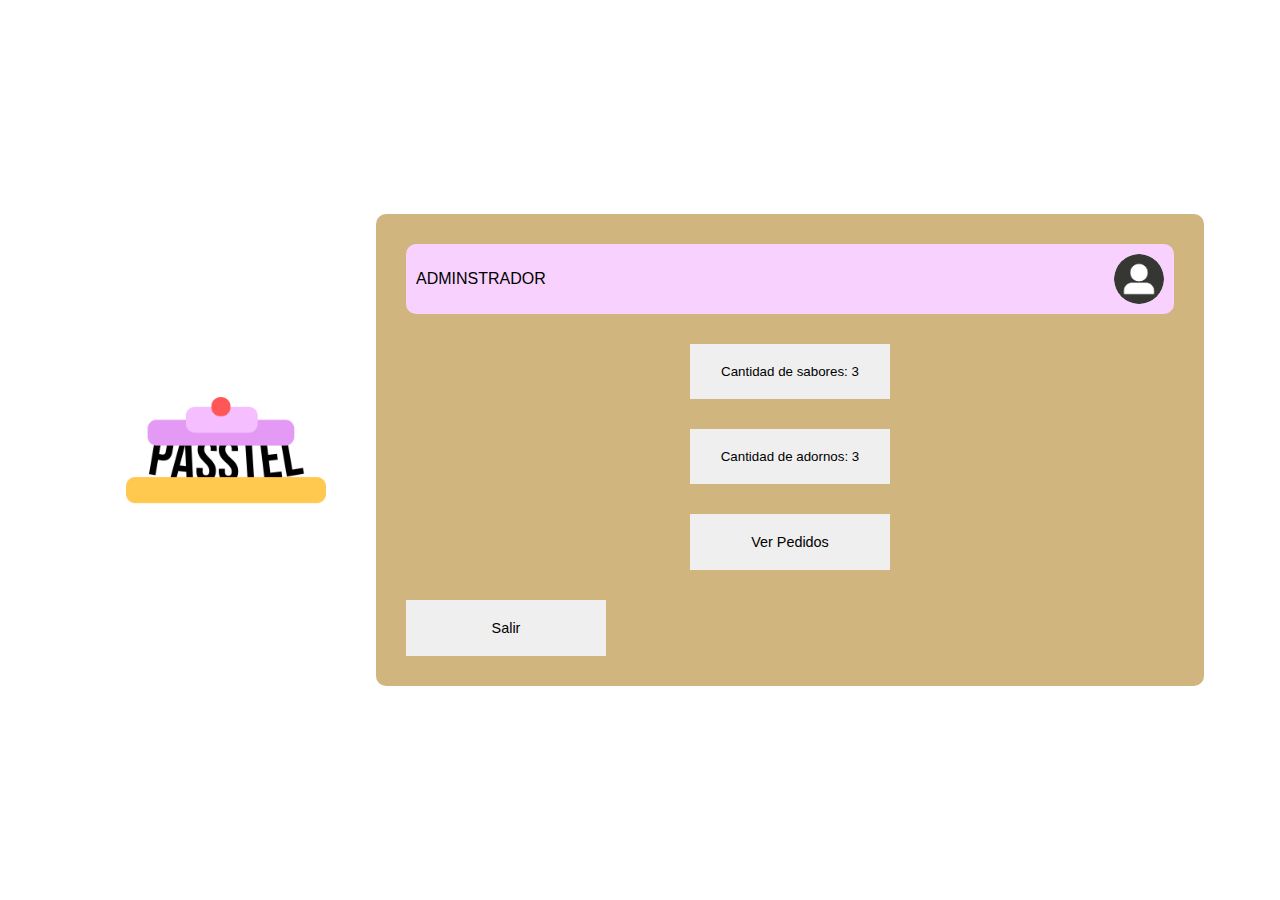
<file: pasteleria_admin/paginas/dashboard_inicio.html>
<!DOCTYPE html>
<html lang="en">
  <head>
    <meta charset="UTF-8" />
    <meta http-equiv="X-UA-Compatible" content="IE=edge" />
    <meta name="viewport" content="width=device-width, initial-scale=1.0" />

    <link rel="stylesheet" href="./dashboard_inicio.css" />
    <title>Inicio Dashboard</title>
  </head>
  <body>
    <div class="page">
      <img class="logo" src="./../imagenes/logo_passtel.png" />
      <div class="informacion">
        <div class="cabecera_informacion">
          <p id="nombre_usuario">ADMINSTRADOR</p>

          <img
            class="foto_usuario"
            src="./../imagenes/persona.png"
            alt="foto_usuario"
          />
        </div>

        <div class="pasteles">
          <div class="botones">
            <button id="sabores">
            <p>Cantidad de sabores: 3</p>
            </button>
            <button id="adornos">
                <p>Cantidad de adornos: 3</p>
            </button>
              <button>
                <a href="./dashboard_verpedidos.html"> Ver Pedidos </a>
              </button>
            </button>
          </div>
        </div>

        <button><a href="./../index.html">Salir</a></button>
      </div>
    </div>
  </body>
</html>
</file>
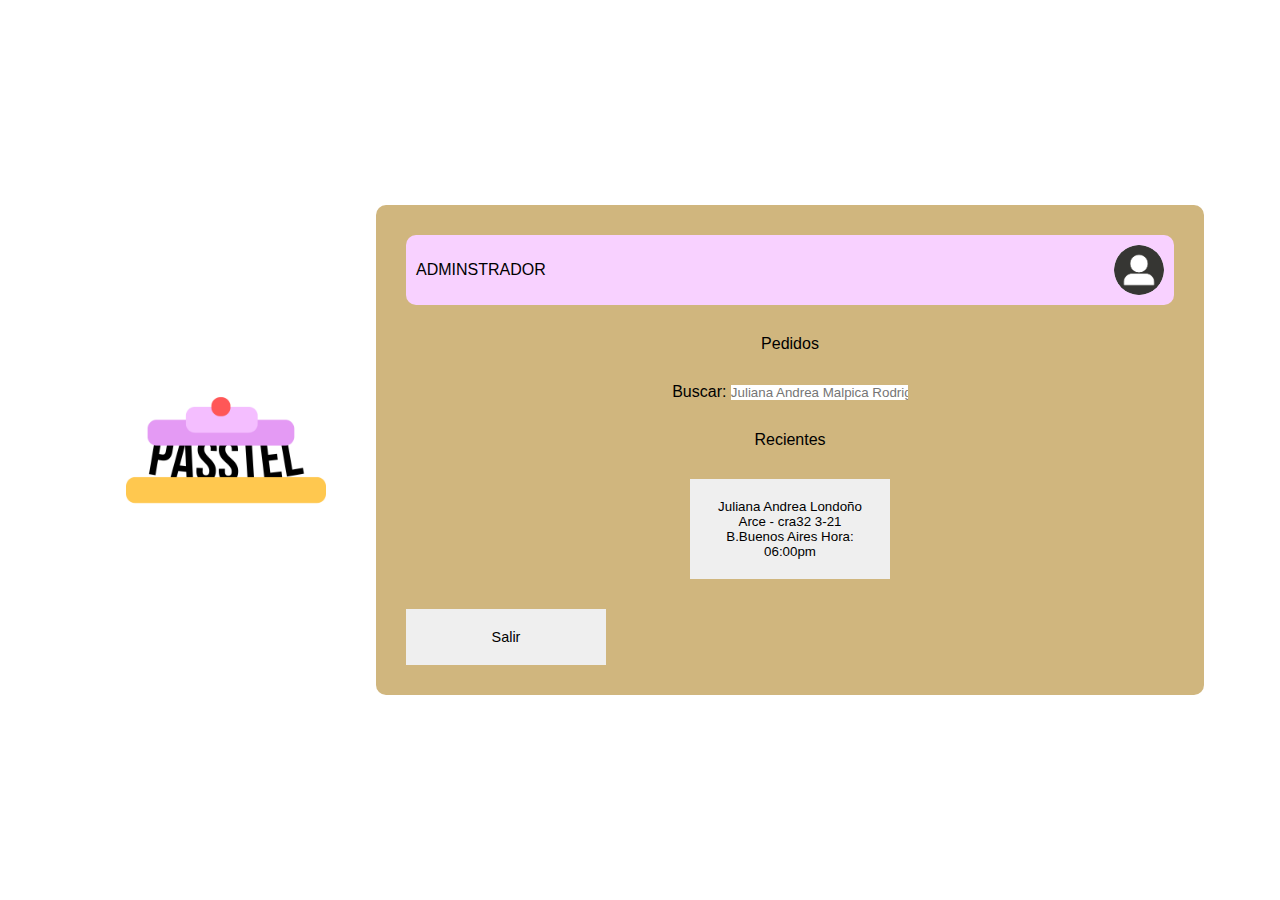
<file: pasteleria_admin/paginas/dashboard_verpedidos.html>
<!DOCTYPE html>
<html lang="en">
<head>
    <meta charset="UTF-8">
    <meta http-equiv="X-UA-Compatible" content="IE=edge">
    <meta name="viewport" content="width=device-width, initial-scale=1.0">
    <link rel="stylesheet" href="./dashboard_inicio.css">
    <title>Pedidos</title>
</head>
<body>
    <div class="page">
        <img class="logo" src="./../imagenes/logo_passtel.png" />
        <div class="informacion">
          <div class="cabecera_informacion">
            <p id="nombre_usuario">ADMINSTRADOR</p>
  
            <img
              class="foto_usuario"
              src="./../imagenes/persona.png"
              alt="foto_usuario"
            />
          </div>
  
          <div class="pasteles">
            <p>Pedidos</p>
            <p>Buscar:  <input type="text" name="buscar" placeholder="Juliana Andrea Malpica Rodriguez"></p>
            <p>Recientes</p>
            <div class="botones">
                <button>Juliana Andrea Londoño Arce - cra32 3-21 B.Buenos Aires Hora: 06:00pm</button>
            </div>
          </div>
  
          <button><a href="./../index.html">Salir</a></button>
        </div>
      </div>
</body>
</html>
</file>
<file: pagina_vacunacion/paginas/style.css>
* {
  padding: 0;
  margin: 0;
  border: 0;
  font-family: "Roboto", sans-serif;
}

.page_parte_uno {
  background-color: rgb(255, 255, 255);
  width: 100%;
  height: 100vh;
  display: grid;
  grid-template-columns: repeat(9, 1fr);
  grid-template-rows: repeat(3, 1fr);
  grid-column-gap: 0px;
  grid-row-gap: 0px;
}

.header_navegation {
  width: 100%;
  background-color: rgba(
    255,
    255,
    255,
    0.863
  ); /* Black w/opacity/see-through */
  position: fixed;
  display: flex;
  justify-content: space-between;
  align-items: center;
  grid-column: 1/10;
  z-index: 50;
  border-bottom: 2px solid #fff;
}
.links_header {
  display: flex;
  padding: 35px 100px;
  width: 550px;
  align-items: center;
  justify-content: space-between;
}

.links_header > a {
  padding: 5px 5px;
  margin: 0px 5px;
}
.header_navegation > p {
  padding: 35px 100px;
  font-weight: 900;
  font-size: 1.2rem;
  color: #3657d5;
}

.button1 {
  color: #fff;
  padding: 10px 18px;
  box-shadow: 0px 6px 8px -3px rgb(52 85 210 / 63%);
  background-color: #3455d2;
  border-radius: 5px;
  cursor: pointer;
}

.prueba1 {
  clip-path: polygon(100% 0, 52% 100%, 0 0);
  background-color: #f5f7fa;
  width: 100%;
  height: 200px;
  grid-column: 1/3;
  grid-row: 1/2;
  z-index: 0;
}
.prueba2 {
  clip-path: polygon(100% 100%, 12% 48%, 100% 0);
  background-color: #f5f7fa;
  width: 321px;
  height: 325px;
  grid-column: 5/7;
  grid-row: 2/3;
  z-index: 0;
}

.img_enfermera {
  background-image: url(./../imagenes/personajes/enfermera2.jpg);
  background-position: center;
  background-repeat: no-repeat;
  object-fit: cover;
  grid-column: 6/10;
  grid-row: 1/4;
  z-index: 1;
  zoom: 1;
}

.primer_texto {
  display: flex;
  flex-direction: column;
  grid-column: 2/5;
  grid-row: 2/3;
  justify-content: space-between;
  align-items: flex-start;
}

.primer_texto > h2 {
  font-weight: 900;
  font-size: 2.5rem;
  color: #1f3e73;
}

.pie_primer_texto {
  display: flex;
  width: 100%;
  justify-content: flex-start;
  align-items: center;
}

.footer_primer_pag {
  margin-top: 20px;
  grid-column: 2/8;
  grid-row: 3/4;
  z-index: 2;
}

.primer_parte_footer {
  margin: 5px;
  display: flex;
  justify-content: flex-start;
  align-items: center;
}

.especial_icon {
  width: 20px;
  height: 20px;
  margin: 0px 8px;
  background-color: rgba(255, 255, 255, 0.801);
  box-shadow: 0px 7px 8px -5px rgb(52 85 210 / 63%);
  border: 1px solid #fff;
  padding: 3px;
  border-radius: 5px;
}

.segunda_parte_footer {
  padding: 30px;
  display: flex;
  justify-content: space-between;
  align-items: center;
  background-color: rgba(255, 255, 255, 0.801);
  box-shadow: 0px 6px 8px -3px rgb(52 85 210 / 63%);
  border-radius: 5px;
  flex-wrap: wrap;
  border: 2px solid #fff;
}

.location_footer_seg {
  display: flex;
  justify-content: space-around;
}

/*
    PARTE DOS DE LA PAGINA
*/
.page_parte_dos {
  width: 100%;
  height: 100vh;
}

.logos {
  display: flex;
  width: 100%;
  height: 20vh;
  align-items: flex-end;
  justify-content: space-evenly;
}

.logoAstraZeneca {
  width: 200px;
  height: 120px;
}
.logoSinovac {
  width: 200px;
  height: 120px;
}
.logoPfizer {
  width: 200px;
  height: 120px;
}
.logoModerna {
  width: 200px;
  height: 120px;
}

.textoTriangulo {
  height: 50vh;
  display: grid;
  grid-template-columns: repeat(8, 1fr);
  grid-template-rows: repeat(3, 1fr);
  grid-column-gap: 0px;
  grid-row-gap: 0px;
}

.textoTriangulo > h2 {
  grid-column: 1/5;
  grid-row: 1/3;
  display: flex;
  justify-content: center;
  align-items: center;
  font-weight: 900;
  font-size: 2.5rem;
  color: #1f3e73;
}
.textoTriangulo > p {
  grid-column: 1/5;
  grid-row: 2/3;
  display: flex;
  justify-content: center;
  align-items: center;
  font-weight: 400;
}

.triangulo {
  clip-path: polygon(100% 100%, 70% 51%, 100% 0);
  background-color: #f5f7fa;
  width: 100%;
  height: 325px;
  grid-column: 7/9;
  grid-row: 1/3;
  z-index: 0;
}

.cuadritos {
  width: 100%;
  height: 30%;
  display: flex;
  justify-content: space-evenly;
  align-items: flex-start;
  flex-wrap: wrap;
}

.cuadro1 {
  padding: 10px;
  display: flex;
  flex-direction: column;
  width: 200px;
  height: 90%;
  justify-content: space-around;
  align-items: flex-start;
  border-radius: 5px;
  border: 2px solid rgb(248, 248, 248);
  transition: 0.2s;
}
.icono_cuadro_segundo_div {
  width: 20px;
  height: 20px;
  margin: 0px 8px;
  background-color: #fff;
  padding: 3px;
  border-radius: 5px;
}
.cuadro1:hover > img {
  transform: scale(1.00000001);
  width: 20px;
  height: 20px;
  margin: 0px 8px;

  background-color: rgba(255, 255, 255, 0.801);
  box-shadow: 0px 7px 8px -5px rgb(52 85 210 / 63%);
  border: 1px solid #fff;
  padding: 3px;
  border-radius: 5px;
}

.cuadro1:hover {
  transform: scale(1.015);
  padding: 5px;
  display: flex;
  flex-direction: column;
  width: 200px;
  height: 90%;
  justify-content: space-around;
  align-items: flex-start;
  background-color: rgba(255, 255, 255, 0.801);
  box-shadow: 0px 7px 6px -5px rgb(52 85 210 / 63%);
  border: 2px solid #fff;
}

.subtitle {
  font-weight: 900;
  color: #1e3e72;
}
p {
  color: grey;
}

.page_parte_tres {
  width: 100%;
  height: 100vh;
  display: grid;
  grid-template-columns: repeat(2, 1fr);
  grid-template-rows: repeat(7, 1fr);
  grid-column-gap: 0px;
  grid-row-gap: 0px;
}

.div1 {
  clip-path: polygon(15% 51%, 0 0, 0 100%);
  background-color: #f5f7fa;
  width: 100%;
  height: 100%;
  grid-row: 1/3;
  grid-column: 1/2;
  z-index: 0;
}
.div2 {
  display: flex;
  justify-content: flex-start;
  align-items: center;
  grid-row: 1/3;
  grid-column: 2/3;
}
.div2 > h2 {
  margin-left: 50px;
  font-weight: 900;
  font-size: 2.5rem;
  color: #1f3e73;
}
.div3 {
  display: flex;
  justify-content: flex-start;
  align-items: center;
  grid-row: 2/4;
  grid-column: 2/3;
}
.div3 > p {
  margin-left: 50px;
}
.div4 {
  width: 100%;
  height: 100%;
  display: flex;
  justify-content: center;
  align-items: center;
  font-weight: 900;
  color: #1f3e73;
  grid-row: 3/8;
  grid-column: 1/2;
  background-color: EEF3FE;
}
.div5 {
  grid-row: 4/8;
  grid-column: 2/3;
  width: 100%;
  height: 100%;
}

.icono_cuadro_tercer_div {
  width: 20px;
  height: 20px;
  margin: 0px 8px;
  background-color: #fff;
  padding: 0px 5px;
  border-radius: 5px;
}

.img_flecha {
  background-image: url(./../imagenes/icons/flecha_abajo.png);
  background-position: center;
  background-repeat: no-repeat;
  background-size: 10px;
  width: 10px;
  height: 10px;
  margin: 0px 8px;
  background-color: #fff;
  padding: 5px;
  border-radius: 5px;
  margin-left: auto;
  transition: 0.2s;
}

.especiallllllll {
  color: #1e3e72;
  padding: 0;
  margin: 0;
}

.rectangulos {
  display: flex;
  margin: 10px 50px;
  padding: 12px;
  width: 76%;
  justify-content: flex-start;
  align-items: flex-start;
  align-content: center;
}

.texto-aparece {
  display: none;
  transition: 1s;
}

.rectangulos:hover .texto-aparece {
  padding: 20px 0px;
  display: block;
}

.rectangulos:hover .img_flecha {
  background-image: url(./../imagenes/icons/flecha_arriba.png);
  background-position: center;
  background-repeat: no-repeat;
  background-size: 10px;
  width: 10px;
  height: 10px;
  margin: 0px 8px;
  background-color: #fff;
  padding: 5px;
  border-radius: 5px;
  margin-left: auto;
}

.icono_texto_aparece {
  display: flex;
  flex-direction: column;
}

/*CSS de la pag 2*/

.page_parte_cuatro {
  width: 100%;
  height: 100vh;
  display: grid;
  grid-template-columns: repeat(10, 1fr);
  grid-template-rows: repeat(8, 1fr);
  grid-column-gap: 0px;
  grid-row-gap: 0px;
}

.div1_parte_cuatro {
  grid-area: 1 / 2 / 4 / 6;
  display: flex;
  grid-area: 1 / 2 / 4 / 6;
  flex-direction: column;
  justify-content: space-evenly;
  align-items: flex-start;
}
.div1_parte_cuatro > h2 {
  font-weight: 900;
  font-size: 2.5rem;
  color: #1f3e73;
}
.div2_parte_cuatro {
  grid-area: 1 / 6 / 3 / 11;
}
.div3_parte_cuatro {
  grid-area: 3 / 7 / 8 / 11;
  background-color: EEF3FE;
  display: flex;
  justify-content: center;
  align-items: center;
}
.div4_parte_cuatro {
  grid-area: 4 / 2 / 8 / 6;
}
.button2{
  color: #3455d2;
  padding: 10px 18px;
  border-radius: 5px;
  cursor: pointer;
  transition: 0.3s;
}


.cuadro1_cuatro{
  border-radius: 5px;
  padding: 20px;
  grid-column: 2/4;
  display: flex;
  grid-row: 4/6;
  flex-direction: column;
  justify-content: space-around;
  transition: 0.3s;
  border: 1px solid #fff;
}
.cuadro1_cuatro:hover{
  border-radius: 5px;
  padding: 20px;
  grid-column: 2/4;
  display: flex;
  grid-row: 4/6;
  flex-direction: column;
  justify-content: space-around;
  border: 1px solid #fff;
  box-shadow: 0px 10px 34px -22px rgb(52 85 210 / 63%);
}

.cuadro2_cuatro{
  border-radius: 5px;
  padding: 20px;
  grid-column: 4/6;
  display: flex;
  grid-row: 4/6;
  flex-direction: column;
  justify-content: space-around;
  transition: 0.3s;
  border: 1px solid #fff;
}
.cuadro2_cuatro:hover{
  border-radius: 5px;
  padding: 20px;
  grid-column: 4/6;
  display: flex;
  grid-row: 4/6;
  flex-direction: column;
  justify-content: space-around;
  border: 1px solid #fff;
  box-shadow: 0px 10px 34px -22px rgb(52 85 210 / 63%);
}
.cuadro3_cuatro{
  border-radius: 5px;
  padding: 20px;
  grid-column: 2/4;
  display: flex;
  grid-row: 6/8;
  flex-direction: column;
  justify-content: space-around;
  transition: 0.3s;
  border: 1px solid #fff;
}
.cuadro3_cuatro:hover{
  border-radius: 5px;
  padding: 20px;
  grid-column: 2/4;
  display: flex;
  grid-row: 6/8;
  flex-direction: column;
  justify-content: space-around;
  border: 1px solid #fff;
  box-shadow: 0px 10px 34px -22px rgb(52 85 210 / 63%);
}
.cuadro4_cuatro{
  border-radius: 5px;
  padding: 20px;
  grid-column: 4/6;
  display: flex;
  grid-row: 6/8;
  flex-direction: column;
  justify-content: space-around;
  transition: 0.3s;
  border: 1px solid #fff;
}
.cuadro4_cuatro:hover{
  border-radius: 5px;
  padding: 20px;
  grid-column: 4/6;
  display: flex;
  grid-row: 6/8;
  flex-direction: column;
  justify-content: space-around;
  border: 1px solid #fff;
  box-shadow: 0px 10px 34px -22px rgb(52 85 210 / 63%);
}
.top_cuadro{
  padding: 5px;
  display: flex;

}
.icono_cuadro_cuarto_div {
  width: 25px;
  height: 25px;
  margin: 0px 8px;
  background-color: #fff;
  padding: 5px;
  border-radius: 5px;
}
.cuadro1_cuatro:hover > div > img{
  width: 25px;
  height: 25px;
  margin: 0px 8px;

  background-color: rgba(255, 255, 255, 0.801);
  box-shadow: 0px 7px 8px -5px rgb(52 85 210 / 63%);
  border: 1px solid #fff;
  padding: 5px;
  border-radius: 5px;
}

.cuadro1_cuatro:hover > button{
  color: #fff;
  padding: 10px 18px;
  box-shadow: 0px 6px 8px -3px rgb(52 85 210 / 63%);
  background-color: #3455d2;
  border-radius: 5px;
  cursor: pointer;
}
.cuadro2_cuatro:hover > div > img{
  width: 25px;
  height: 25px;
  margin: 0px 8px;

  background-color: rgba(255, 255, 255, 0.801);
  box-shadow: 0px 7px 8px -5px rgb(52 85 210 / 63%);
  border: 1px solid #fff;
  padding: 5px;
  border-radius: 5px;
}

.cuadro2_cuatro:hover > button{
  color: #fff;
  padding: 10px 18px;
  box-shadow: 0px 6px 8px -3px rgb(52 85 210 / 63%);
  background-color: #3455d2;
  border-radius: 5px;
  cursor: pointer;
}
.cuadro3_cuatro:hover > div > img{
  width: 25px;
  height: 25px;
  margin: 0px 8px;

  background-color: rgba(255, 255, 255, 0.801);
  box-shadow: 0px 7px 8px -5px rgb(52 85 210 / 63%);
  border: 1px solid #fff;
  padding: 5px;
  border-radius: 5px;
}

.cuadro3_cuatro:hover > button{
  color: #fff;
  padding: 10px 18px;
  box-shadow: 0px 6px 8px -3px rgb(52 85 210 / 63%);
  background-color: #3455d2;
  border-radius: 5px;
  cursor: pointer;
}
.cuadro4_cuatro:hover > div > img{
  width: 25px;
  height: 25px;
  margin: 0px 8px;

  background-color: rgba(255, 255, 255, 0.801);
  box-shadow: 0px 7px 8px -5px rgb(52 85 210 / 63%);
  border: 1px solid #fff;
  padding: 5px;
  border-radius: 5px;
}

.cuadro4_cuatro:hover > button{
  color: #fff;
  padding: 10px 18px;
  box-shadow: 0px 6px 8px -3px rgb(52 85 210 / 63%);
  background-color: #3455d2;
  border-radius: 5px;
  cursor: pointer;
}







.container1{
  display: flex;
  justify-content: space-between;
  height: 99%;
}

.page_parte_cinco{

  height: 30vh;
  padding: 30px 100px;  
  background-color: #EEF3FE;
}


.vaccination {
  font-weight: 900;
  font-size: 1.2rem;
  color: #3657d5;
}
.otros{
  display: flex;
  flex-direction: row;
}

.otros1, .otros2, .otros3{
  display: flex;
  flex-direction: column;
  margin: 0px 10px;
}

.container2{
  display: flex;
  justify-content: space-between;
}
</file>
<file: pasteleria/paginas/index.css>
*{
    padding: 0;
    border: 0;
    margin: 0;
    font-family: 'Catamaran', sans-serif;
}

.page{
    width: 100%;
    height: 100vh;
    display: flex;
    justify-content: center;
    flex-direction: column;
    align-items: center;
}

.logo{
    width: 200px;
    height: 200px;
}

.info_user{
    margin-top:50px;
    width: 500px;
    height: 250px;
    display: flex;
    flex-direction: column;
    justify-content: space-evenly;
    align-items: center;
}
.container_input_user_, .container_input_password_{
    text-align: start;
    font-weight: 400;
    height: 50px;
    display: flex;
    flex-direction: column;
}

input{
    margin: 10px;
    background-color: rgb(246, 232, 206);
    width: 250px;
    height: 50px;
    padding: 2px 7px;
    outline-offset: 5px;
    outline: solid thin;
}

a{
    text-decoration: none;
    color: black;
    font-weight: 400;
    font-size: 0.9rem;
}

#ingresar, button{
    margin-top: 30px;
    padding: 10px;
    width: 150px;
}


#ingresar:hover, button{
    margin-top: 30px;
    padding: 10px;
    width: 150px;
    background-color: rgb(255, 230, 184);
    cursor: pointer;
}
</file>
<file: pasteleria_admin/paginas/index.css>
*{
    padding: 0;
    border: 0;
    margin: 0;
    font-family: 'Catamaran', sans-serif;
}

.page{
    width: 100%;
    height: 100vh;
    display: flex;
    justify-content: center;
    flex-direction: column;
    align-items: center;
}

.logo{
    width: 200px;
    height: 200px;
}

.info_user{
    margin-top:50px;
    width: 500px;
    height: 350px;
    display: flex;
    flex-direction: column;
    justify-content: space-evenly;
    align-items: center;
}
.container_input_user_, .container_input_password_{
    text-align: start;
    font-weight: 400;
    height: 50px;
    display: flex;
    flex-direction: column;
}

input{
    margin: 10px;
    background-color: rgb(246, 232, 206);
    width: 250px;
    height: 50px;
    padding: 2px 7px;
    outline-offset: 5px;
    outline: solid thin;
}

a{
    text-decoration: none;
    color: black;
    font-weight: 400;
    font-size: 0.9rem;
}

#ingresar, button{
    margin-top: 30px;
    padding: 10px;
    width: 150px;
}


#ingresar:hover, button{
    margin-top: 30px;
    padding: 10px;
    width: 150px;
    background-color: rgb(255, 230, 184);
    cursor: pointer;
}
</file>
<file: pasteleria/paginas/dashboard_inicio.css>
*{
    padding: 0;
    border: 0;
    margin: 0;
    font-family: 'Catamaran', sans-serif;
}

.page{
    width: 100%;
    height: 100vh;
    display: flex;
    justify-content: center;
    flex-direction: row;
    align-items: center;
    flex-wrap: wrap;
}

.informacion{
    width: 60vw;
    background-color: rgb(208, 182, 126);
    padding: 30px;
    border-radius: 10px;
}
.logo{
    width: 200px;
    height: 200px;
    margin: 50px;
}

.foto_usuario{
    width: 50px;
    height: 50px;
    border-radius: 50%;
    cursor: pointer;
}

.cabecera_informacion{
    display: flex;
    align-content: center;
    justify-content: space-between;
    align-items: center;
    background-color: rgb(248, 209, 255);
    padding: 10px;
    border-radius: 10px;
}

.pasteles > p{
    margin-top: 30px;
    text-align: center;
}

.botones{
    display: flex;
    flex-direction: column;
    justify-content: center;
    align-items: center;
}




a{
    text-decoration: none;
    color: black;
    font-weight: 400;
    font-size: 0.9rem;
}

button{
    margin-top: 30px;
    padding: 20px;
    width: 200px;
}

button:hover{
    transition: 0.5s;
    margin-top: 30px;
    padding: 20px;
    width: 200px;
    background-color: rgb(255, 230, 184);
    cursor: pointer;
}
</file>
<file: pasteleria/paginas/dashboard_sabores.css>
.sabores{
    display: flex;
    flex-direction: column;
    justify-content: center;
    align-items: center;
}

img{
    border-radius: 10px;
    width: 150px;
    height: 120px;
}

.galeria_sabores{
    width: 100%;
    display: flex;
    justify-content: space-evenly;
    align-items: flex-start;
    flex-wrap: wrap;
}

.sabor{
    border-radius: 10px;
    padding: 10px;
    background-color: bisque;
}
</file>
<file: pasteleria_admin/paginas/dashboard_inicio.css>
*{
    padding: 0;
    border: 0;
    margin: 0;
    font-family: 'Catamaran', sans-serif;
}

.page{
    width: 100%;
    height: 100vh;
    display: flex;
    justify-content: center;
    flex-direction: row;
    align-items: center;
    flex-wrap: wrap;
}

.informacion{
    width: 60vw;
    background-color: rgb(208, 182, 126);
    padding: 30px;
    border-radius: 10px;
}
.logo{
    width: 200px;
    height: 200px;
    margin: 50px;
}

.foto_usuario{
    width: 50px;
    height: 50px;
    border-radius: 50%;
    cursor: pointer;
}

.cabecera_informacion{
    display: flex;
    align-content: center;
    justify-content: space-between;
    align-items: center;
    background-color: rgb(248, 209, 255);
    padding: 10px;
    border-radius: 10px;
}

.pasteles > p{
    margin-top: 30px;
    text-align: center;
}

.botones{
    display: flex;
    flex-direction: column;
    justify-content: center;
    align-items: center;
}




a{
    text-decoration: none;
    color: black;
    font-weight: 400;
    font-size: 0.9rem;
}

button{
    margin-top: 30px;
    padding: 20px;
    width: 200px;
}

button:hover{
    transition: 0.5s;
    margin-top: 30px;
    padding: 20px;
    width: 200px;
    background-color: rgb(255, 230, 184);
    cursor: pointer;
}
</file>
